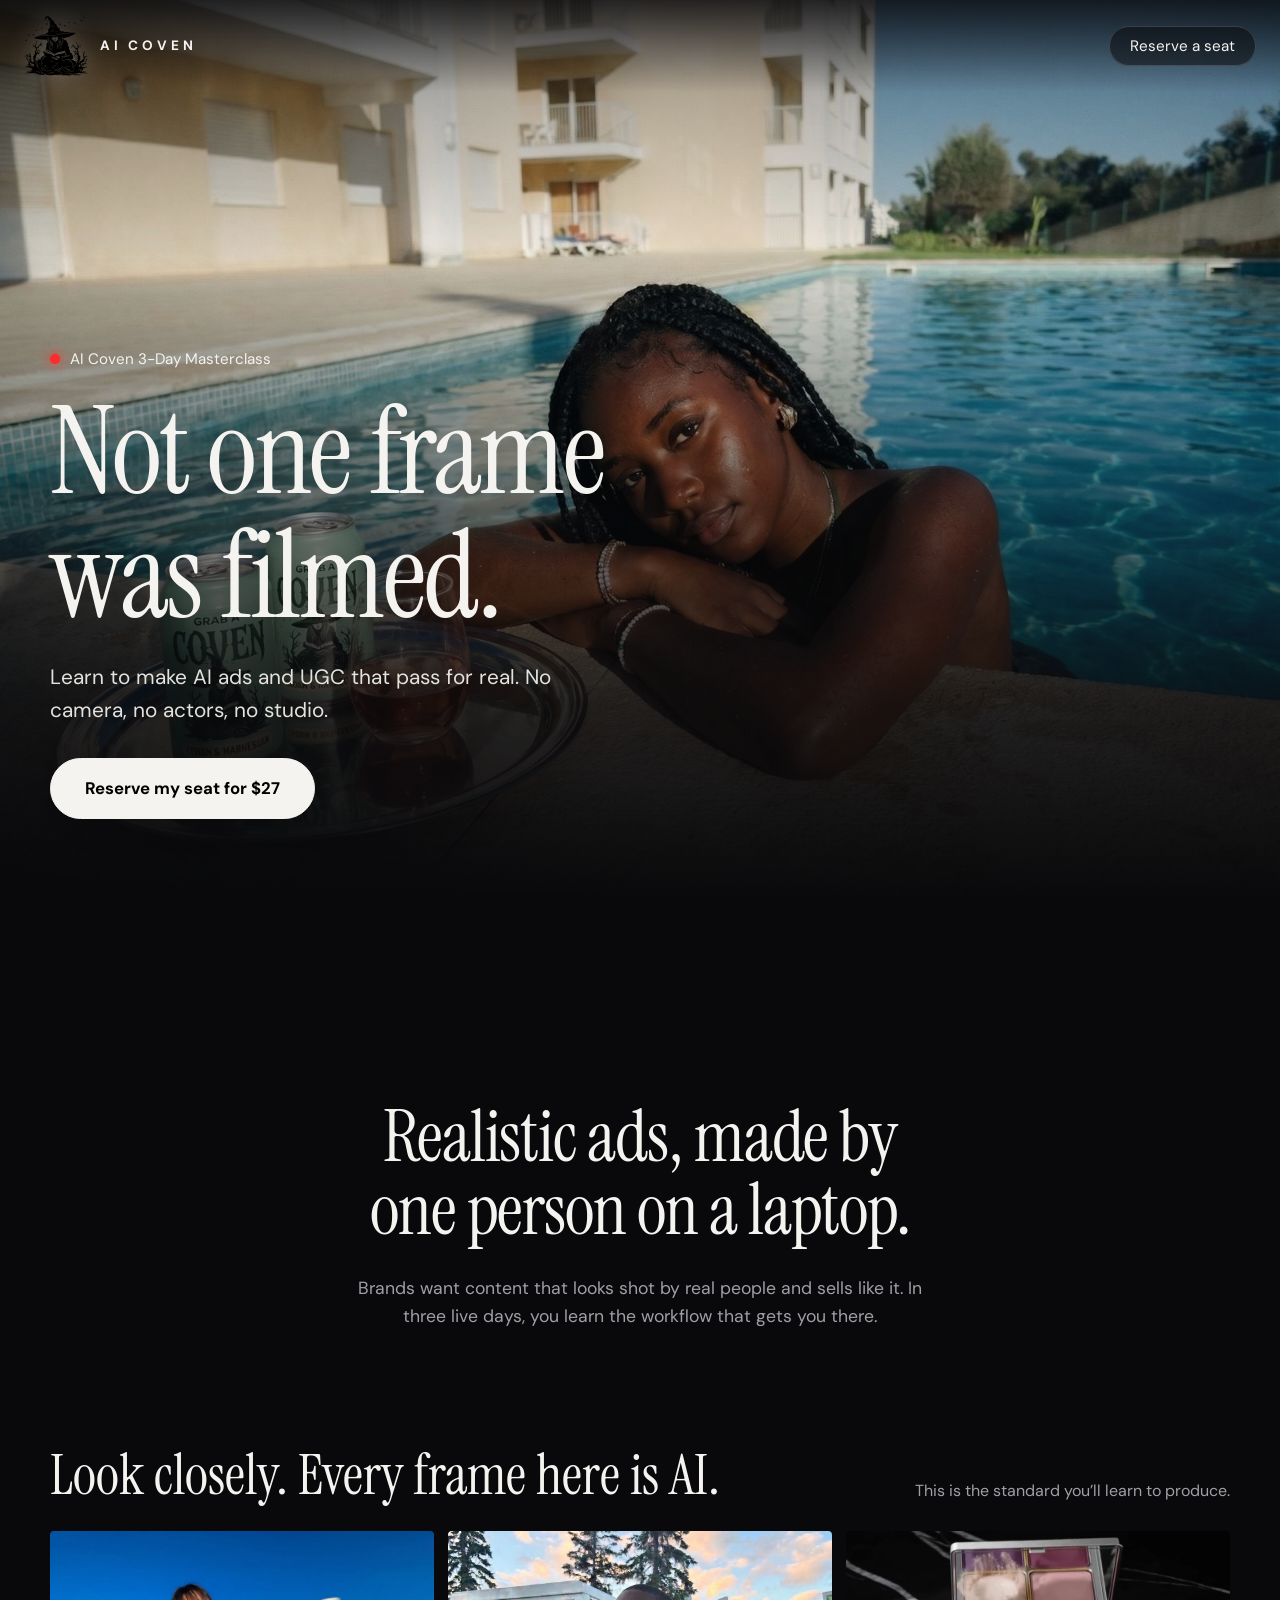
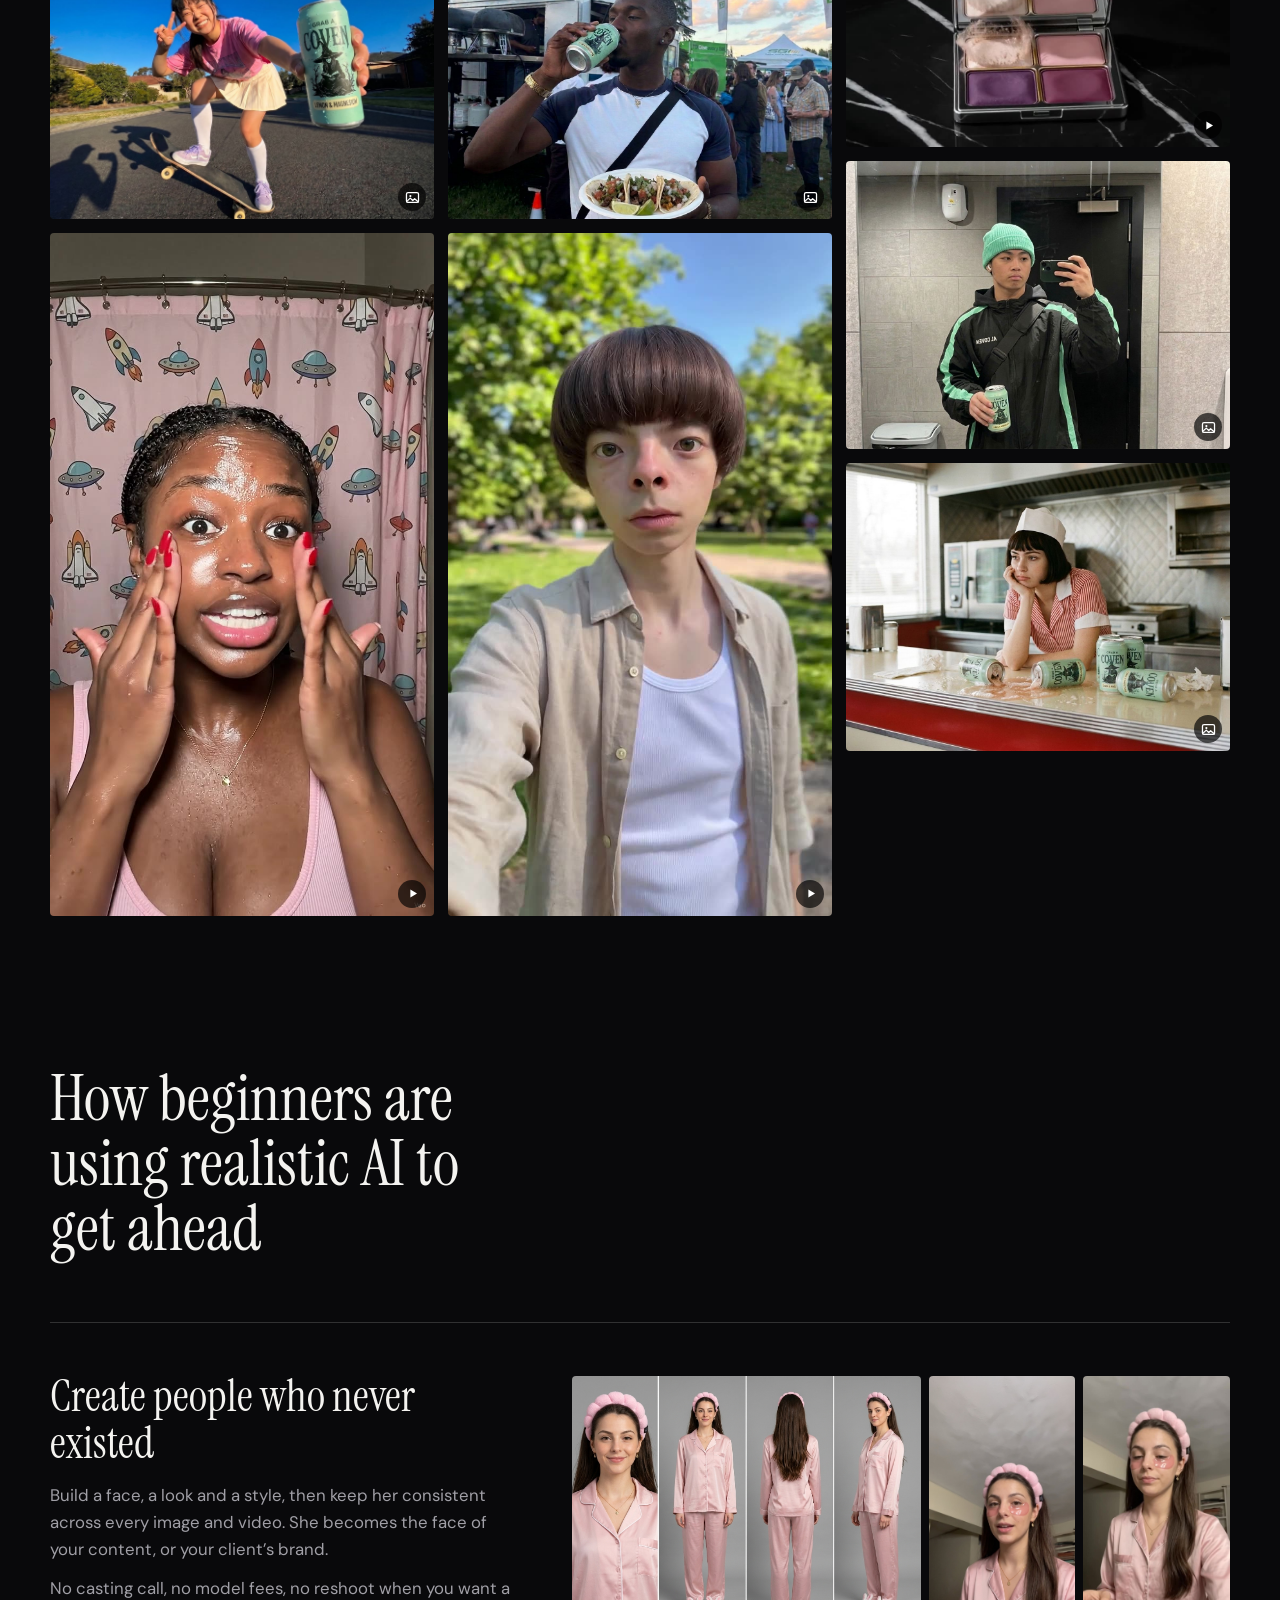
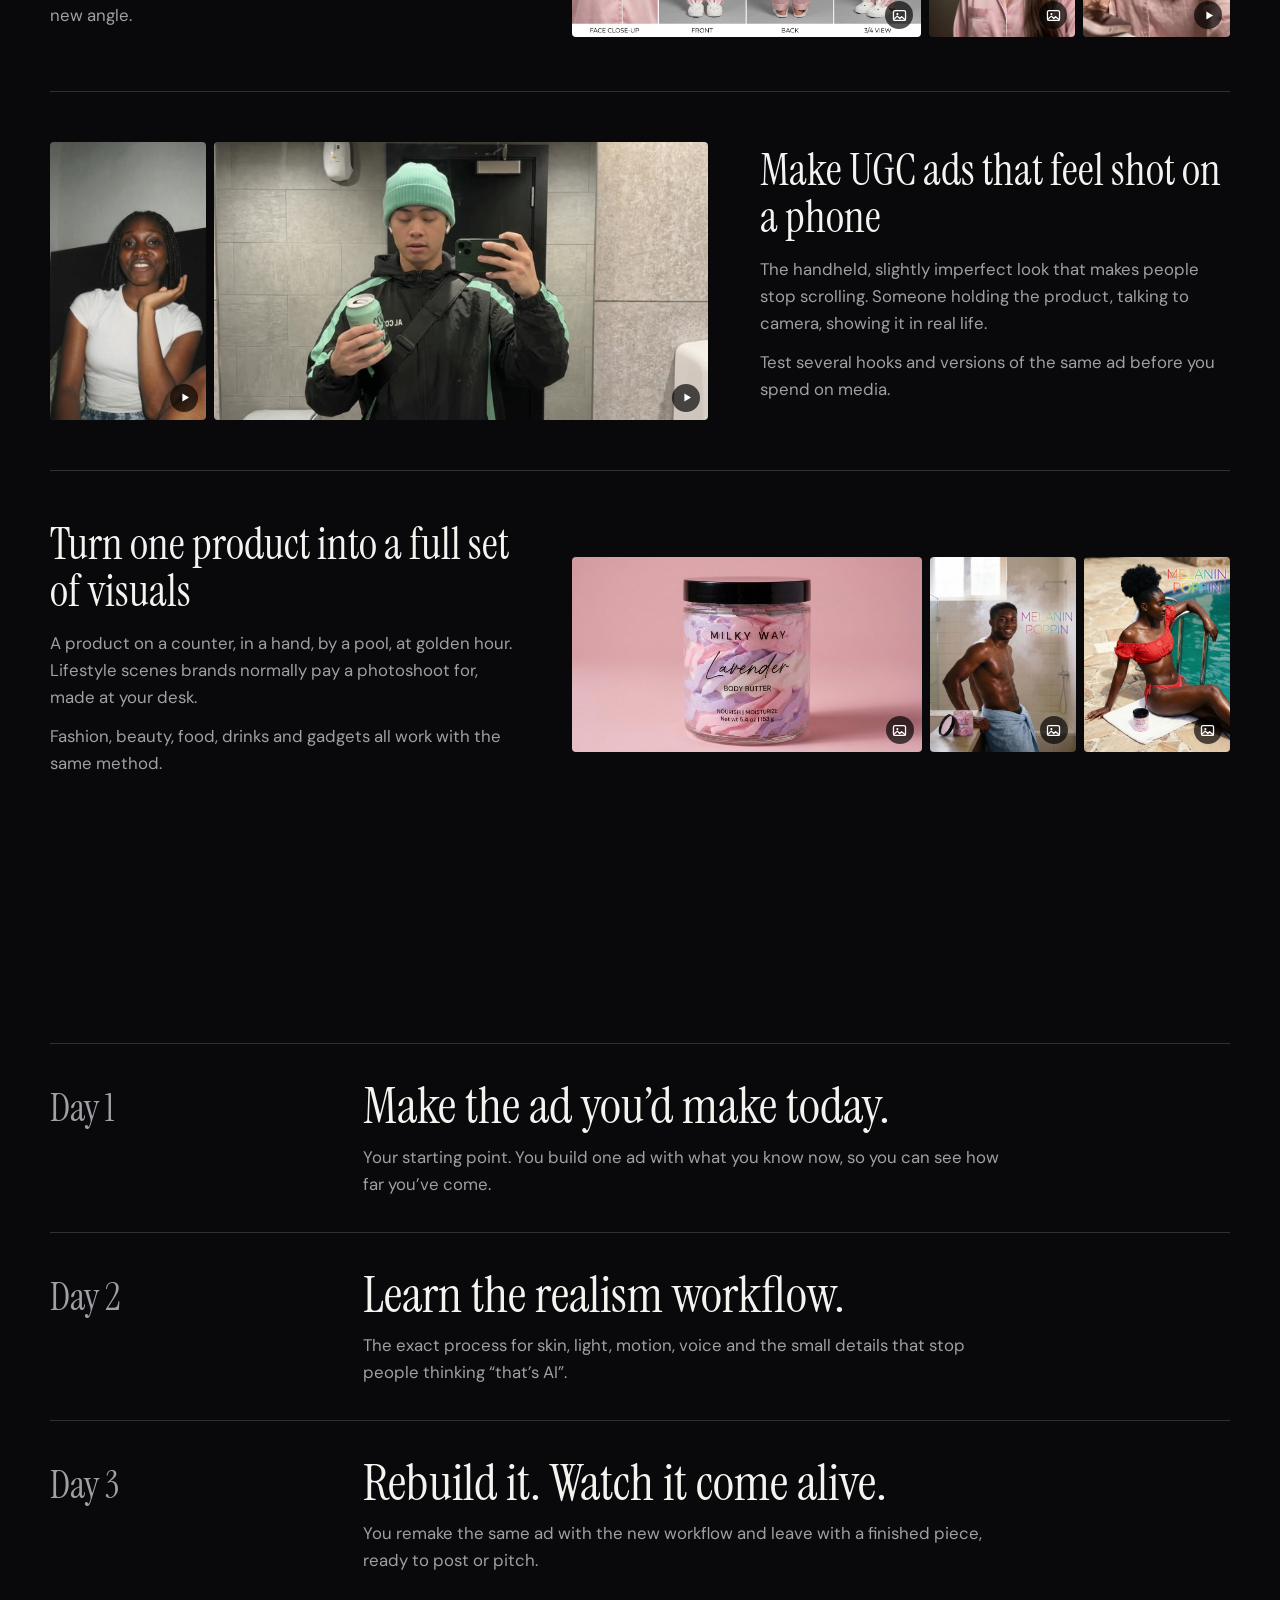
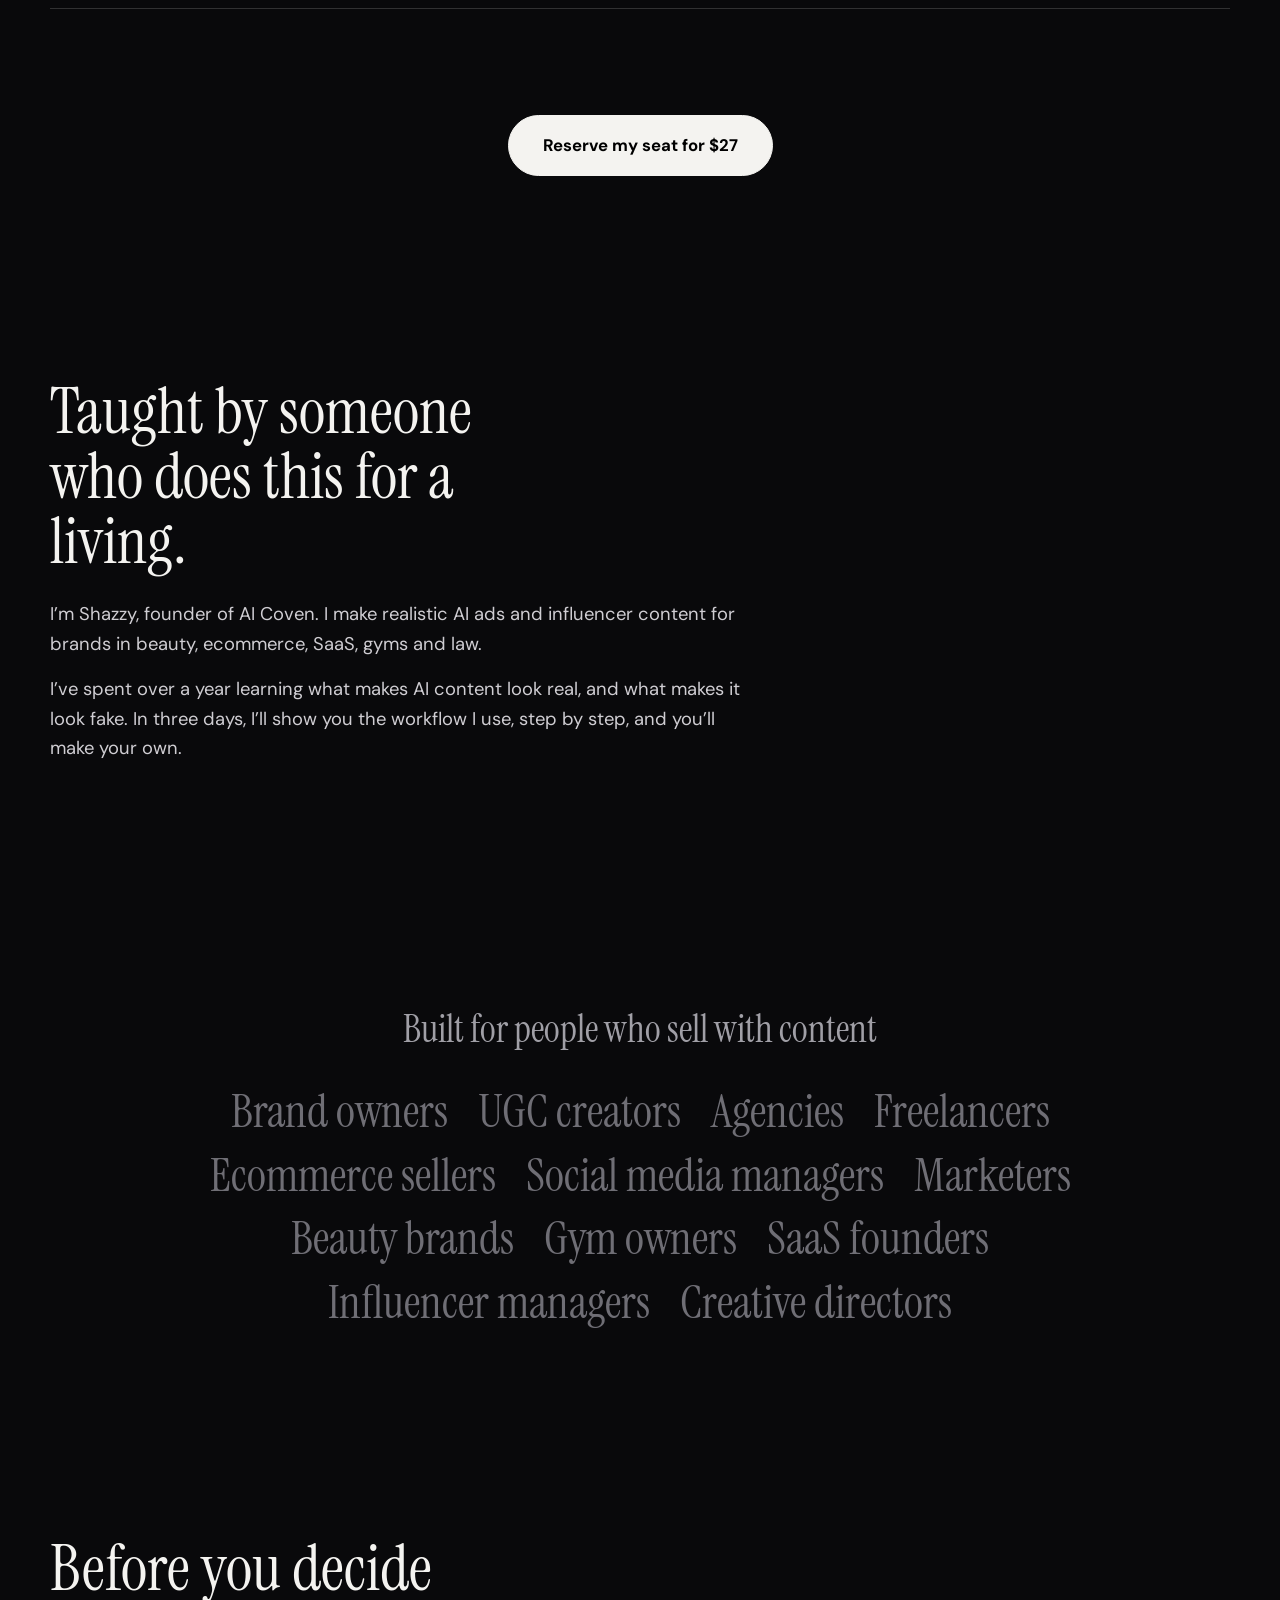
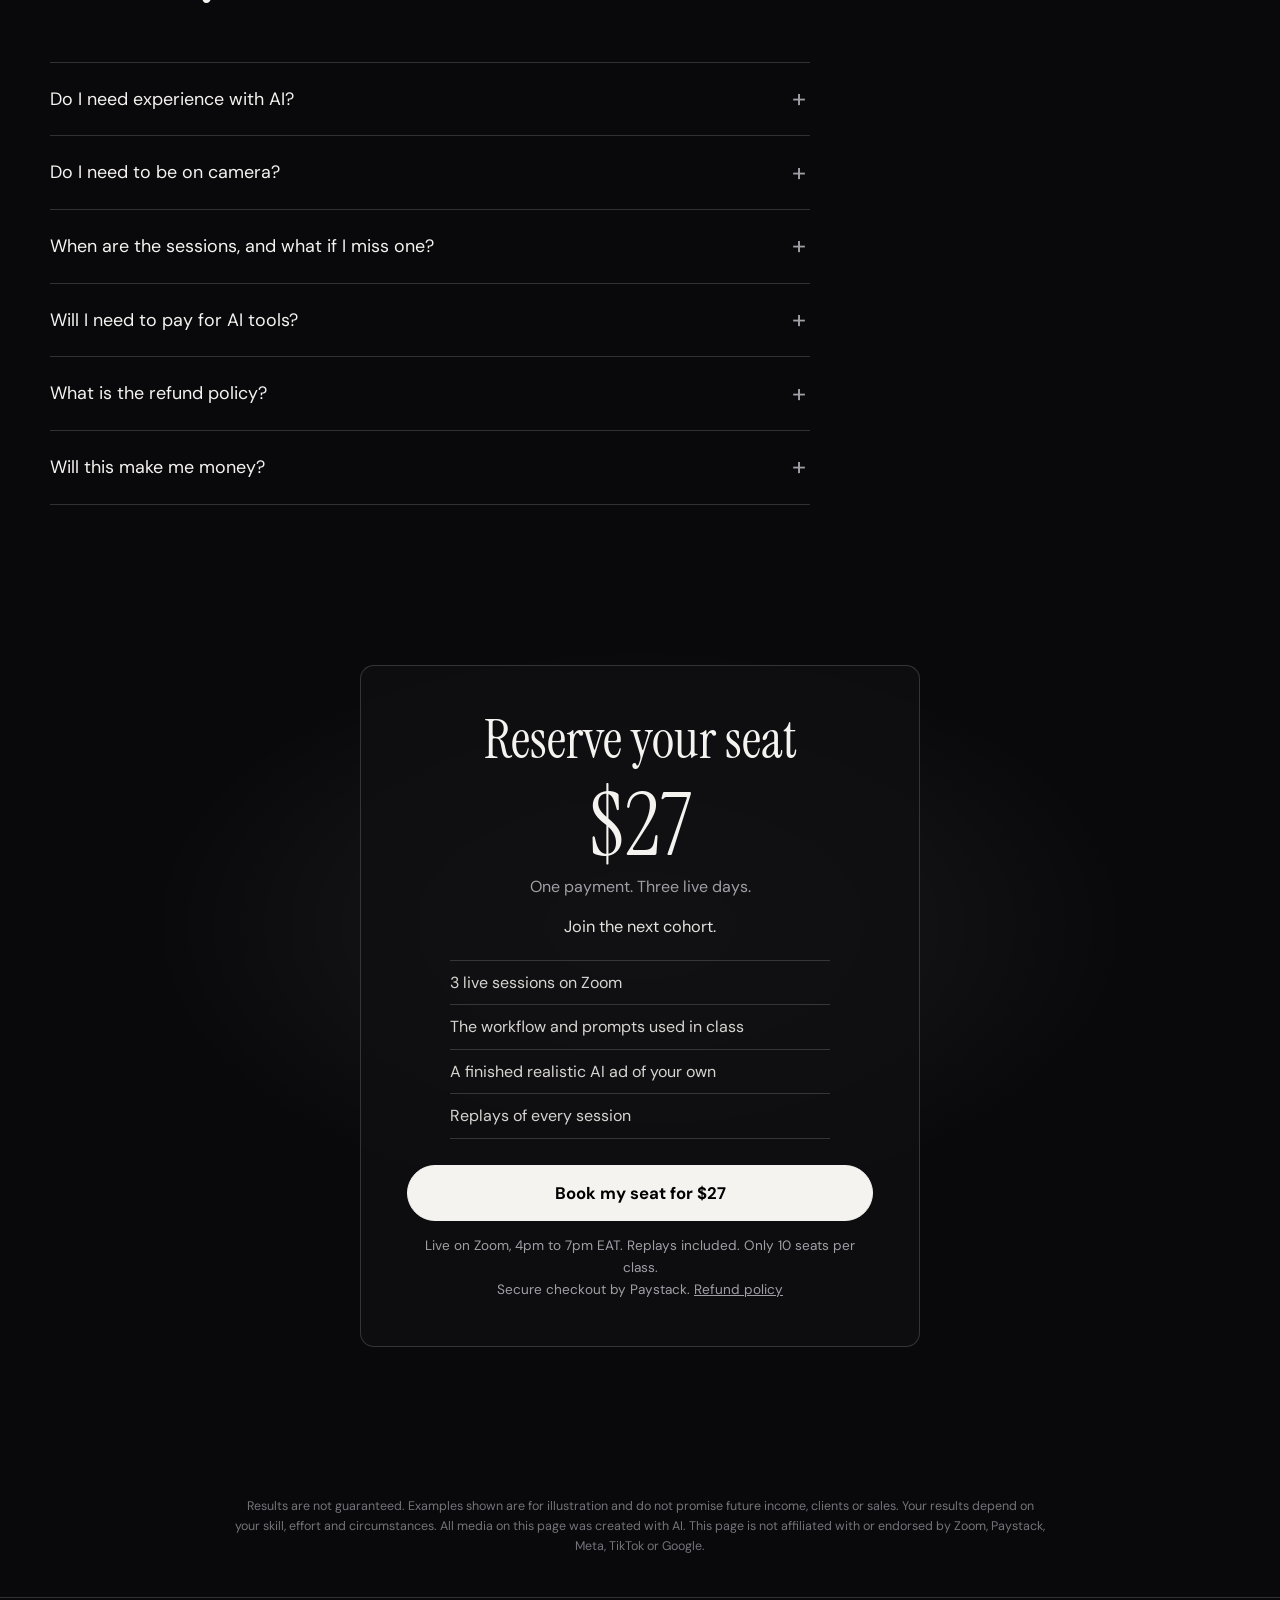
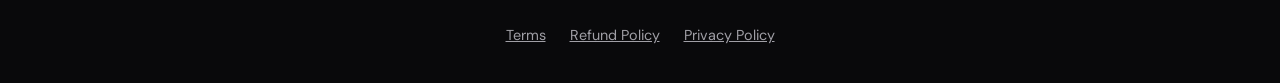
<file: index.html>
<!doctype html>
<html lang="en">
<head>
<meta charset="UTF-8" />
<meta name="viewport" content="width=device-width, initial-scale=1.0" />
<title>AI Coven Masterclass | Make Your First Realistic AI Ad in 3 Days</title>
<meta name="description" content="A 3-day live masterclass on making AI ads that look real. No camera, no actors, no studio." />
<link rel="shortcut icon" href="./assets/logo/logo.png" type="image/png" />
<link rel="preconnect" href="https://fonts.googleapis.com" /><link rel="preconnect" href="https://fonts.gstatic.com" crossorigin />
<link rel="stylesheet" href="https://fonts.googleapis.com/css2?family=Instrument+Serif:ital@0;1&family=DM+Sans:wght@400;500;700&display=swap" />
<style>
:root{--bg:#09090b;--ink:#f4f3f0;--mute:#a09fa6;--line:rgba(255,255,255,.16);--serif:"Instrument Serif",Georgia,"Times New Roman",serif;--sans:"DM Sans",system-ui,-apple-system,"Segoe UI",sans-serif}
*{box-sizing:border-box}html{scroll-behavior:smooth}
body{margin:0;background:var(--bg);color:var(--ink);font-family:var(--sans);line-height:1.6;-webkit-font-smoothing:antialiased}
img,video{display:block;width:100%;height:100%;object-fit:cover}
a{color:inherit}
.wrap{width:min(1180px,100% - 48px);margin-inline:auto}
/* header */
header{position:fixed;inset:0 0 auto;z-index:20;display:flex;align-items:center;justify-content:space-between;padding:14px 24px;background:linear-gradient(#09090bcc,transparent)}
.brand{display:flex;align-items:center;gap:12px;text-decoration:none;font-weight:700;letter-spacing:.28em;font-size:.85rem}
.brand img{width:64px;height:64px;object-fit:contain;filter:drop-shadow(0 0 14px rgba(255,255,255,.35))}
.nav a{font-size:.95rem;text-decoration:none;border:1px solid var(--line);border-radius:99px;padding:9px 20px;background:#09090b88;backdrop-filter:blur(8px)}
.nav a:hover,.nav a:focus-visible{background:var(--ink);color:#000;outline:none}
/* hero */
.hero{position:relative;min-height:100svh;display:flex;align-items:flex-end;overflow:hidden}
.hero-bg{position:absolute;inset:0}
.hero-bg img{animation:drift 14s ease-out both}
@keyframes drift{from{transform:scale(1.12)}to{transform:scale(1)}}
.hero::after{content:"";position:absolute;inset:0;background:linear-gradient(180deg,#09090b66 0%,transparent 30%,#09090bd9 78%,var(--bg) 100%)}
.hero .wrap{position:relative;z-index:2;padding-bottom:9vh}
.rec{display:inline-flex;align-items:center;gap:10px;font-size:.95rem;color:var(--ink);margin-bottom:18px}
.rec i{width:10px;height:10px;border-radius:50%;background:#ff2a2a;box-shadow:0 0 12px #ff2a2a}
h1,h2{font-family:var(--serif);font-weight:400;margin:0;line-height:1.02}
h1{font-size:clamp(3.1rem,9.5vw,8.6rem);letter-spacing:-.02em;max-width:11ch}
.hero p{max-width:34rem;font-size:clamp(1.05rem,2vw,1.3rem);color:#e3e2de;margin:22px 0 32px}
.btn{display:inline-block;background:var(--ink);color:#000;text-decoration:none;font-weight:700;font-size:1.05rem;padding:16px 34px;border-radius:99px;border:1px solid var(--ink);cursor:pointer;font-family:inherit;transition:background .3s,color .3s}
.btn:hover,.btn:focus-visible{background:transparent;color:var(--ink);outline:none}
/* statement */
.statement{padding:clamp(90px,16vw,200px) 0 clamp(60px,9vw,120px);text-align:center}
.statement h2{font-size:clamp(2.2rem,5.6vw,5rem);max-width:17ch;margin:0 auto;letter-spacing:-.015em}
.statement p{max-width:36rem;margin:28px auto 0;color:var(--mute);font-size:1.1rem}
/* proof wall */
.proof-head{display:flex;justify-content:space-between;align-items:end;gap:24px;flex-wrap:wrap;margin-bottom:28px}
.proof-head h2{font-size:clamp(2rem,4.4vw,3.8rem)}
.proof-head span{color:var(--mute);max-width:22rem}
.wall{columns:3;column-gap:14px}
.wall figure{margin:0 0 14px;break-inside:avoid;overflow:hidden;border-radius:4px;background:#17171b}
.wall .l{aspect-ratio:4/3}.wall .p{aspect-ratio:9/16}.wall .w{aspect-ratio:16/9}
.wall img,.wall video{transition:transform .9s ease}
.wall figure:hover img,.wall figure:hover video{transform:scale(1.04)}
/* days */
.days{padding:clamp(80px,12vw,160px) 0 clamp(40px,6vw,80px)}
.day{display:grid;grid-template-columns:minmax(120px,1fr) 3fr;gap:24px;padding:34px 0;border-top:1px solid var(--line)}
.day:last-child{border-bottom:1px solid var(--line)}
.day b{font-family:var(--serif);font-weight:400;font-size:clamp(1.6rem,3vw,2.4rem);color:var(--mute)}
.day h3{font-family:var(--serif);font-weight:400;font-size:clamp(1.8rem,4vw,3.2rem);line-height:1.08;margin:0 0 10px}
.day p{margin:0;color:var(--mute);max-width:40rem;font-size:1.05rem}
/* who */
.who{padding:clamp(60px,10vw,130px) 0;text-align:center}
.who h2{font-size:clamp(1.6rem,3vw,2.4rem);color:var(--mute);margin-bottom:34px}
.who ul{list-style:none;margin:0 auto;padding:0;max-width:1000px;display:flex;flex-wrap:wrap;justify-content:center;gap:6px 30px}
.who li{font-family:var(--serif);font-size:clamp(1.7rem,3.6vw,3rem);line-height:1.25;color:#6f6e75;transition:color .3s}
.who li:hover{color:var(--ink)}
/* buy */
.buy{padding:clamp(60px,10vw,120px) 0 clamp(80px,12vw,150px);position:relative}
.buy::before{content:"";position:absolute;inset:0;background:radial-gradient(ellipse 700px 400px at 50% 40%,rgba(255,255,255,.08),transparent 70%);pointer-events:none}
.card{position:relative;max-width:560px;margin:0 auto;border:1px solid var(--line);border-radius:14px;padding:clamp(26px,5vw,46px);background:#0f0f12cc;text-align:center}
.card h2{font-size:clamp(2.2rem,5vw,3.4rem)}
.price{font-family:var(--serif);font-size:clamp(3.6rem,10vw,5.4rem);line-height:1;margin:16px 0 4px}
.card ul{list-style:none;padding:0;margin:20px auto 26px;text-align:left;max-width:380px;color:#d6d5d1}
.card li{padding:9px 0;border-top:1px solid var(--line)}
.card li:last-child{border-bottom:1px solid var(--line)}
.agree{display:flex;gap:12px;align-items:flex-start;text-align:left;margin:22px 0 18px;font-size:.93rem;color:#cfcdd2;cursor:pointer}
.agree input{width:22px;height:22px;flex:none;margin-top:2px;accent-color:#fff;cursor:pointer}
.agree a{text-underline-offset:3px}
.card .btn{width:100%}
.card .btn[aria-disabled="true"]{opacity:.35;cursor:not-allowed;pointer-events:none}
.hint{min-height:1.4em;margin:10px 0 0;font-size:.88rem;color:var(--mute)}
.next{margin:16px 0 0;color:#e3e2de;font-size:1.02rem;line-height:1.5}
.fine{margin:14px 0 0;font-size:.85rem;color:var(--mute)}
footer{border-top:1px solid var(--line);text-align:center;padding:26px 24px 36px;color:var(--mute);font-size:.9rem}
footer a{margin:0 12px}
:focus-visible{outline:2px solid #fff;outline-offset:3px}

/* uses */
.uses{padding:clamp(80px,12vw,150px) 0 clamp(20px,4vw,60px)}
.uses>h2,.reviews h2,.about h2,.faq h2{font-size:clamp(2.2rem,5vw,4.2rem);max-width:16ch;margin-bottom:clamp(30px,5vw,60px)}
.use{display:grid;grid-template-columns:minmax(0,5fr) minmax(0,7fr);gap:clamp(24px,4vw,60px);align-items:center;padding:clamp(28px,4vw,50px) 0;border-top:1px solid var(--line)}
.use:nth-of-type(even){grid-template-columns:minmax(0,7fr) minmax(0,5fr)}.use:nth-of-type(even) .txt{order:2}
.use h3{font-family:var(--serif);font-weight:400;font-size:clamp(1.8rem,3.4vw,2.8rem);line-height:1.1;margin:0 0 14px}
.use p{margin:0 0 12px;color:var(--mute);font-size:1.05rem;max-width:30rem}
.strip{display:grid;grid-template-columns:repeat(3,1fr);gap:8px}
.strip div{aspect-ratio:4/5;overflow:hidden;border-radius:4px;background:#17171b}
.strip.j{display:flex;min-width:0;width:100%}
.strip.j>div{flex:var(--ar) 1 0;min-width:0;aspect-ratio:var(--ar)}
.strip.j img,.strip.j video{display:block;width:100%;height:100%;object-fit:cover}
.hero-bg video{position:absolute;inset:0;width:100%;height:100%;object-fit:cover;opacity:0;transition:opacity .9s ease}
.hero-bg video.on{opacity:1}
[data-k]{position:relative}
[data-k]::after{content:"";position:absolute;right:8px;bottom:8px;width:28px;height:28px;border-radius:50%;background:#000a center/17px no-repeat;pointer-events:none;z-index:2}
[data-k=v]::after{background-image:url("data:image/svg+xml,%3Csvg xmlns='http://www.w3.org/2000/svg' viewBox='0 0 24 24'%3E%3Cpath fill='%23fff' d='M9 6.2v11.6l9.4-5.8z'/%3E%3C/svg%3E")}
[data-k=i]::after{background-image:url("data:image/svg+xml,%3Csvg xmlns='http://www.w3.org/2000/svg' viewBox='0 0 24 24' fill='none' stroke='%23fff' stroke-width='1.8' stroke-linejoin='round' stroke-linecap='round'%3E%3Crect x='3.5' y='5' width='17' height='14' rx='2.2'/%3E%3Ccircle cx='9' cy='10' r='1.5' fill='%23fff' stroke='none'/%3E%3Cpath d='M4 17.5l4.8-4.6 3.6 3.4 2.6-2.5 5 4.2'/%3E%3C/svg%3E")}
@media (max-width:560px){[data-k]::after{width:24px;height:24px;right:6px;bottom:6px;background-size:15px}}
.strip img{transition:transform .9s ease}.strip div:hover img{transform:scale(1.05)}
.mid{text-align:center;padding:30px 0 clamp(50px,8vw,100px)}
/* reviews */
.reviews{padding:clamp(60px,9vw,120px) 0}
.wins{display:grid;gap:14px;max-width:760px}
.win{display:grid;grid-template-columns:1fr 104px;gap:18px;padding:20px;border-radius:14px;background:#26262a;border:1px solid #34343a}
.who-line{display:flex;align-items:center;gap:12px;margin-bottom:10px}
.av{width:42px;height:42px;border-radius:50%;background:#3a3a42;display:grid;place-items:center;font-weight:700;color:#cfcdd2;flex:none}
.who-line b{display:block;font-size:.95rem;line-height:1.2}.who-line small{color:#e0a43a;font-size:.8rem}
.win h3{font-size:1.15rem;margin:0 0 6px;line-height:1.3}
.win p{margin:0;color:#b9b8bf;font-size:.95rem;line-height:1.5}
.win .th{width:104px;aspect-ratio:1;border-radius:10px;overflow:hidden;align-self:center;position:relative;background:#17171b}
.win .th::after{content:"";position:absolute;inset:0;margin:auto;width:30px;height:30px;border-radius:50%;background:#000a url("data:image/svg+xml,%3Csvg xmlns='http://www.w3.org/2000/svg' viewBox='0 0 24 24'%3E%3Cpath fill='%23fff' d='M9 7l9 5-9 5z'/%3E%3C/svg%3E") center/22px no-repeat}
/* about + faq */
.about{padding:clamp(50px,8vw,110px) 0}
.about .wrap>div{max-width:44rem}
.about p{color:#cfcdd2;font-size:1.15rem;margin:0 0 16px}
.about h2{margin-bottom:26px}
.faq{padding:clamp(40px,6vw,80px) 0 clamp(20px,4vw,40px)}
.faq .list{max-width:760px}
details{border-top:1px solid var(--line);padding:4px 0}details:last-child{border-bottom:1px solid var(--line)}
summary{cursor:pointer;list-style:none;padding:18px 36px 18px 0;font-size:1.12rem;position:relative}
summary::-webkit-details-marker{display:none}
summary::after{content:"+";position:absolute;right:4px;top:50%;transform:translateY(-50%);font-size:1.6rem;color:var(--mute);transition:transform .25s}
details[open] summary::after{transform:translateY(-50%) rotate(45deg)}
details p{margin:0 0 18px;color:var(--mute);max-width:40rem}
.disc{max-width:860px;margin:0 auto;padding:0 24px 40px;text-align:center;color:#74737a;font-size:.78rem;line-height:1.6}
@media (max-width:860px){.strip.j{flex-wrap:wrap;justify-content:center}.strip.j>div{flex:0 0 calc(50% - 4px)}.strip.j>div.w{flex-basis:100%}.use,.use:nth-of-type(even){grid-template-columns:1fr}.use:nth-of-type(even) .txt{order:0}}
@media (max-width:560px){.win{grid-template-columns:1fr 78px;padding:15px;gap:12px}.win .th{width:78px}.win .th::after{width:24px;height:24px;background-size:18px}}
@media (max-width:860px){.wall{columns:2}}
@media (max-width:560px){
 header{padding:8px 14px}.brand img{width:50px;height:50px}.brand span{font-size:.72rem}.nav a{padding:8px 14px;font-size:.85rem}
 .wrap{width:calc(100% - 32px)}.day{grid-template-columns:1fr;gap:6px;padding:26px 0}.wall{column-gap:10px}.wall figure{margin-bottom:10px}
 .hero .wrap{padding-bottom:7vh}.who ul{gap:2px 18px}
}
@media (prefers-reduced-motion:reduce){.hero-bg img{animation:none}*{transition:none!important;scroll-behavior:auto!important}}
/* booking form */
[hidden]{display:none!important}
body.lock{overflow:hidden}
.ov{position:fixed;inset:0;z-index:50;background:rgba(0,0,0,.78);display:none;align-items:flex-start;justify-content:center;overflow:auto;padding:20px 14px}
.ov.on{display:flex}
.bx{position:relative;width:100%;max-width:480px;margin:auto;background:#0f0f12;border:1px solid #2a2a30;border-radius:14px;padding:30px 26px}
.bx h3{font-family:var(--serif);font-weight:400;font-size:2rem;line-height:1.1;margin:0 0 6px}
.bx .sub{color:var(--mute);margin:0 0 18px;font-size:.95rem}
.x{position:absolute;top:10px;right:12px;background:none;border:0;color:var(--mute);font-size:1.8rem;line-height:1;cursor:pointer;padding:6px 10px}
.bx label.f{display:block;margin:0 0 14px;font-size:.85rem;color:var(--mute)}
.bx input[type=text],.bx input[type=email],.bx input[type=tel],.bx input[type=number]{display:block;width:100%;margin-top:6px;padding:12px 14px;font:inherit;font-size:16px;color:var(--ink);background:#17171b;border:1px solid var(--line);border-radius:10px}
.bx input:focus{outline:2px solid #6d5bff;outline-offset:1px}
.bx .two{display:grid;grid-template-columns:1fr 1fr;gap:12px}
.bx .ag{display:flex;gap:10px;align-items:flex-start;margin:4px 0 16px;font-size:.88rem;color:#d6d5d1;line-height:1.5}
.bx .ag input{margin-top:4px;width:18px;height:18px;flex:none}
.bx .btn{width:100%;text-align:center}
.bx .btn[disabled]{opacity:.55;cursor:wait}
.hp{position:absolute!important;left:-9999px;width:1px;height:1px;overflow:hidden}
.msg{margin:14px 0 0;font-size:.95rem;line-height:1.5;min-height:1.4em}
.msg.err{color:#ff9b9b}.msg.ok{color:#d6d5df}
.alt{margin-top:10px;background:transparent;color:var(--ink)}
</style>
</head>
<body>

<header>
  <a class="brand" href="#top" aria-label="AI Coven home"><img src="./assets/logo/logo.png" alt="AI Coven logo" /><span>AI COVEN</span></a>
  <nav class="nav"><a href="#buy">Reserve a seat</a></nav>
</header>

<main id="top">

  <!-- HERO. Swap assets/media/still-1.jpg for any 4:3 or wider image -->
  <section class="hero">
    <div class="hero-bg"><img src="./assets/media/still-1.jpg" alt="" /><video id="hv" muted loop playsinline preload="auto" aria-hidden="true" src="./assets/media/still-4-hero.mp4"></video></div>
    <div class="wrap">
      <div class="rec"><i></i>AI Coven 3-Day Masterclass</div>
      <h1>Not one frame was filmed.</h1>
      <p>Learn to make AI ads and UGC that pass for real. No camera, no actors, no studio.</p>
      <a class="btn" href="#buy">Reserve my seat for $27</a>
    </div>
  </section>

  <section class="statement">
    <div class="wrap">
      <h2>Realistic ads, made by one person on a laptop.</h2>
      <p>Brands want content that looks shot by real people and sells like it. In three live days, you learn the workflow that gets you there.</p>
    </div>
  </section>

  <!-- PROOF WALL. Replace files in assets/media/ keeping the same names (see README.txt) -->
  <section class="wrap" aria-labelledby="proof">
    <div class="proof-head">
      <h2 id="proof">Look closely. Every frame here is AI.</h2>
      <span>This is the standard you’ll learn to produce.</span>
    </div>
    <div class="wall">
      <figure data-k="i" class="l"><img src="./assets/media/still-2.jpg" alt="Realistic AI-generated photo" loading="lazy" /></figure>
      <figure data-k="v" class="p"><video data-reel muted loop playsinline preload="none" poster="./assets/media/ugc-1.jpg" src="./assets/media/ugc-1.mp4"></video></figure>
      <figure data-k="i" class="l"><img src="./assets/media/still-3.jpg" alt="Realistic AI-generated photo" loading="lazy" /></figure>
      <figure data-k="v" class="p"><video data-reel muted loop playsinline preload="none" poster="./assets/media/commercial-1.jpg" src="./assets/media/commercial-1.mp4"></video></figure>
      <figure data-k="v" class="w"><video data-reel muted loop playsinline preload="none" poster="./assets/media/ugc-2.jpg" src="./assets/media/ugc-2.mp4"></video></figure>
      <figure data-k="i" class="l"><img src="./assets/media/still-4.jpg" alt="Realistic AI-generated photo" loading="lazy" /></figure>
      <figure data-k="i" class="l"><img src="./assets/media/still-5.jpg" alt="Realistic AI-generated photo" loading="lazy" /></figure>
    </div>
  </section>


  <!-- HOW BEGINNERS USE IT. Pictures and videos for each row are in assets/media -->
  <section class="uses wrap">
    <h2>How beginners are using realistic AI to get ahead</h2>
    <div class="use"><div class="txt"><h3>Create people who never existed</h3><p>Build a face, a look and a style, then keep her consistent across every image and video. She becomes the face of your content, or your client’s brand.</p><p>No casting call, no model fees, no reshoot when you want a new angle.</p></div><div class="strip j"><div data-k="i" class="w" style="--ar:1.339"><img src="./assets/media/people-1.jpg" alt="Realistic AI-generated image" loading="lazy" /></div><div data-k="i" style="--ar:0.558"><img src="./assets/media/people-2.jpg" alt="Realistic AI-generated image" loading="lazy" /></div><div data-k="v" style="--ar:0.5625"><video data-reel muted loop playsinline preload="none" poster="./assets/media/people-3.jpg" src="./assets/media/people-3.mp4"></video></div></div></div>
    <div class="use"><div class="txt"><h3>Make UGC ads that feel shot on a phone</h3><p>The handheld, slightly imperfect look that makes people stop scrolling. Someone holding the product, talking to camera, showing it in real life.</p><p>Test several hooks and versions of the same ad before you spend on media.</p></div><div class="strip j"><div data-k="v" style="--ar:0.5625"><video data-reel muted loop playsinline preload="none" poster="./assets/media/phone-1.jpg" src="./assets/media/phone-1.mp4"></video></div><div data-k="v" class="w" style="--ar:1.7778"><video data-reel muted loop playsinline preload="none" poster="./assets/media/still-4v.jpg" src="./assets/media/still-4.mp4"></video></div></div></div>
    <div class="use"><div class="txt"><h3>Turn one product into a full set of visuals</h3><p>A product on a counter, in a hand, by a pool, at golden hour. Lifestyle scenes brands normally pay a photoshoot for, made at your desk.</p><p>Fashion, beauty, food, drinks and gadgets all work with the same method.</p></div><div class="strip j"><div data-k="i" class="w" style="--ar:1.792"><img src="./assets/media/product-1.jpg" alt="Realistic AI-generated image" loading="lazy" /></div><div data-k="i" style="--ar:0.7467"><img src="./assets/media/product-2.jpg" alt="Realistic AI-generated image" loading="lazy" /></div><div data-k="i" style="--ar:0.7467"><img src="./assets/media/product-3.jpg" alt="Realistic AI-generated image" loading="lazy" /></div></div></div>
    <!-- HIDDEN FOR NOW: to show this row again, delete this comment start and the comment end below.
    <div class="use"><div class="txt"><h3>Offer realistic content to brands</h3><p>Brands in beauty, ecommerce, SaaS and fitness need fresh creative every week, and most do not have the time or budget to shoot it.</p><p>Learn to make ads that pass for real, so you can use them for your own business or offer them to others.</p></div><div class="strip"><div><img src="./assets/media/use-4a.jpg" alt="Realistic AI-generated image" loading="lazy" /></div><div><img src="./assets/media/use-4b.jpg" alt="Realistic AI-generated image" loading="lazy" /></div><div><img src="./assets/media/use-4c.jpg" alt="Realistic AI-generated image" loading="lazy" /></div></div></div>
    END OF HIDDEN ROW -->
  </section>

  <section class="days wrap">
    <div class="day"><b>Day 1</b><div><h3>Make the ad you’d make today.</h3><p>Your starting point. You build one ad with what you know now, so you can see how far you’ve come.</p></div></div>
    <div class="day"><b>Day 2</b><div><h3>Learn the realism workflow.</h3><p>The exact process for skin, light, motion, voice and the small details that stop people thinking “that’s AI”.</p></div></div>
    <div class="day"><b>Day 3</b><div><h3>Rebuild it. Watch it come alive.</h3><p>You remake the same ad with the new workflow and leave with a finished piece, ready to post or pitch.</p></div></div>
  </section>

  <div class="mid"><a class="btn" href="#buy">Reserve my seat for $27</a></div>

  <!-- REVIEWS: Skool-style win posts. Replace every [bracketed] placeholder with a REAL student review (with their permission). Do not publish invented reviews. -->
  <!-- HIDDEN FOR NOW: to show the reviews again, delete this comment start and the comment end below.
  <section class="reviews wrap" id="reviews">
    <h2>What students are saying</h2>
    <div class="wins">
      <article class="win"><div><div class="who-line"><span class="av">S</span><div><b>[Student name]</b><small>Wins</small></div></div><h3>[Their win, as a short headline]</h3><p>[Paste a real line from their review here, in their own words. Two lines is plenty.]</p></div><div class="th"><img src="./assets/media/use-2a.jpg" alt="" loading="lazy" /></div></article>
      <article class="win"><div><div class="who-line"><span class="av">S</span><div><b>[Student name]</b><small>Wins</small></div></div><h3>[Their win, as a short headline]</h3><p>[Paste a real line from their review here, in their own words. Two lines is plenty.]</p></div><div class="th"><img src="./assets/media/use-3a.jpg" alt="" loading="lazy" /></div></article>
      <article class="win"><div><div class="who-line"><span class="av">S</span><div><b>[Student name]</b><small>Wins</small></div></div><h3>[Their win, as a short headline]</h3><p>[Paste a real line from their review here, in their own words. Two lines is plenty.]</p></div><div class="th"><img src="./assets/media/use-4b.jpg" alt="" loading="lazy" /></div></article>
    </div>
  </section>
  END OF HIDDEN REVIEWS -->

  <section class="about">
    <div class="wrap"><div>
      <h2>Taught by someone who does this for a living.</h2>
      <p>I’m Shazzy, founder of AI Coven. I make realistic AI ads and influencer content for brands in beauty, ecommerce, SaaS, gyms and law.</p>
      <p>I’ve spent over a year learning what makes AI content look real, and what makes it look fake. In three days, I’ll show you the workflow I use, step by step, and you’ll make your own.</p>
    </div></div>
  </section>

  <section class="who">
    <div class="wrap">
      <h2>Built for people who sell with content</h2>
      <ul>
        <li>Brand owners</li><li>UGC creators</li><li>Agencies</li><li>Freelancers</li><li>Ecommerce sellers</li><li>Social media managers</li><li>Marketers</li><li>Beauty brands</li><li>Gym owners</li><li>SaaS founders</li><li>Influencer managers</li><li>Creative directors</li>
      </ul>
    </div>
  </section>

  <section class="faq wrap">
    <h2>Before you decide</h2>
    <div class="list">
      <details><summary>Do I need experience with AI?</summary><p>No. If you can use a laptop and sign up for online tools, you can follow along. You will build your first ad in class.</p></details>
      <details><summary>Do I need to be on camera?</summary><p>Yes, your camera must be on during class. If you have a real reason, email us before class and we will talk.</p></details>
      <details><summary>When are the sessions, and what if I miss one?</summary><p>The sessions run live on Zoom from 4pm to 7pm EAT (Nairobi time) over three days. Replays are included, so you can catch up on anything you miss.</p></details>
      <details><summary>Will I need to pay for AI tools?</summary><p>Some tools have free tiers and some are paid. I will show you which ones to start with so you do not waste money.</p></details>
      <details><summary>What is the refund policy?</summary><p>Ask before your class starts and you get 80% back. Once Day 1 begins, refunds are 0%. Refunds are paid within 5 business days. Full details are in the <a href="refund.html">refund policy</a>.</p></details>
      <details><summary>Will this make me money?</summary><p>The masterclass teaches you a skill. It does not guarantee clients, sales or income, because results depend on your effort, your market and your skills.</p></details>
    </div>
  </section>

  <section class="buy" id="buy">
    <div class="wrap">
      <div class="card">
        <h2>Reserve your seat</h2>
        <div class="price">$27</div>
        <div style="color:var(--mute)">One payment. Three live days.</div>
        <p class="next" id="next">Join the next cohort.</p>
        <ul>
          <li>3 live sessions on Zoom</li>
          <li>The workflow and prompts used in class</li>
          <li>A finished realistic AI ad of your own</li>
          <li>Replays of every session</li>
        </ul>

        <button class="btn" id="buy-btn" type="button">Book my seat for $27</button>
        <p class="fine">Live on Zoom, 4pm to 7pm EAT. Replays included. Only 10 seats per class.<br />Secure checkout by Paystack. <a href="refund.html">Refund policy</a></p>
      </div>
    </div>
  </section>
</main>

<p class="disc">Results are not guaranteed. Examples shown are for illustration and do not promise future income, clients or sales. Your results depend on your skill, effort and circumstances. All media on this page was created with AI. This page is not affiliated with or endorsed by Zoom, Paystack, Meta, TikTok or Google.</p>

<footer>
  <a href="terms.html">Terms</a><a href="refund.html">Refund Policy</a><a href="privacy.html">Privacy Policy</a>
</footer>

<div class="ov" id="ov" role="dialog" aria-modal="true" aria-labelledby="bt">
  <div class="bx">
    <button class="x" id="bx-x" type="button" aria-label="Close">&times;</button>
    <h3 id="bt">Reserve your seat</h3>
    <p class="sub">$27 USD. Fill in your details, then pay securely with Paystack.</p>
    <form id="bf" novalidate autocomplete="on">
      <label class="f">Full name (use the same name on Zoom)<input type="text" id="f-name" name="name" autocomplete="name" maxlength="80" required></label>
      <label class="f">Email<input type="email" id="f-email" name="email" autocomplete="email" maxlength="120" required></label>
      <label class="f">Phone, with country code<input type="tel" id="f-phone" name="phone" autocomplete="tel" placeholder="+1 555 123 4567" inputmode="tel" required></label>
      <div class="two">
        <label class="f">Country<input type="text" id="f-country" name="country" list="cl" autocomplete="country-name" maxlength="60" required></label>
        <label class="f">Age<input type="number" id="f-age" name="age" min="18" max="99" inputmode="numeric" required></label>
      </div>
      <datalist id="cl"></datalist>
      <label class="f">Your language<input type="text" id="f-lang" name="language" placeholder="e.g. English" maxlength="40" required></label>
      <div class="hp" aria-hidden="true"><label>Website<input type="text" id="f-web" name="website" tabindex="-1" autocomplete="off"></label></div>
      <label class="ag" for="f-agree"><input type="checkbox" id="f-agree"><span>I am 18 or older. I have read and agree to the <a href="terms.html" target="_blank" rel="noopener">Terms and Conditions</a>, including the recording of classes and use of my class work.</span></label>
      <button class="btn" id="f-go" type="submit">Continue to payment</button>
      <button class="btn alt" id="f-again" type="button" hidden>Pay now</button>
      <p class="msg" id="f-msg" aria-live="polite"></p>
    </form>
  </div>
</div>

<script>
(function(){
  var API='https://script.google.com/macros/s/AKfycbzcoTUmTnBxNZTM9WM2CIck37yzJBhEoJICVIh_i0nuGW19GtPLhLzelJDJbW2J_xM4_g/exec';
  var $=function(id){return document.getElementById(id)};
  var ov=$('ov'),form=$('bf'),go=$('f-go'),again=$('f-again'),msg=$('f-msg'),xb=$('bx-x'),buy=$('buy-btn');
  var busy=false,locked=false,ref='',code='',popup=null;
  try{
    var dn=new Intl.DisplayNames(['en'],{type:'region'}),skip='EU UN EZ XA XB ZZ QO AC CP DG EA IC TA XK'.split(' '),names=[];
    for(var p=65;p<91;p++)for(var q=65;q<91;q++){var c=String.fromCharCode(p,q),n=dn.of(c);if(n&&n!==c&&skip.indexOf(c)<0)names.push(n);}
    names.push('Kosovo');names.sort();
    $('cl').innerHTML=names.map(function(n){return '<option value="'+n.replace(/"/g,'&quot;')+'">'}).join('');
  }catch(e){}
  function say(t,cls){msg.textContent=t||'';msg.className='msg'+(cls?' '+cls:'')}
  function setBusy(on,t){busy=on;go.disabled=on;again.disabled=on;if(t)say(t,'ok')}
  function openForm(){go.hidden=false;again.hidden=true;setBusy(false);ov.classList.add('on');document.body.classList.add('lock');say('');setTimeout(function(){$('f-name').focus()},50)}
  function closeForm(){if(locked)return;ov.classList.remove('on');document.body.classList.remove('lock');buy.focus()}
  buy.addEventListener('click',openForm);xb.addEventListener('click',closeForm);
  ov.addEventListener('mousedown',function(e){if(e.target===ov)closeForm()});
  document.addEventListener('keydown',function(e){if(e.key==='Escape'&&ov.classList.contains('on'))closeForm()});
  function post(body,ms){
    var ctl=window.AbortController?new AbortController():null,t=setTimeout(function(){if(ctl)ctl.abort()},ms||45000);
    return fetch(API,{method:'POST',body:JSON.stringify(body),signal:ctl?ctl.signal:undefined}).then(function(r){clearTimeout(t);return r.json()});
  }
  function loadPay(cb){
    if(window.PaystackPop)return cb();
    var sc=document.createElement('script');sc.src='https://js.paystack.co/v2/inline.js';
    sc.onload=cb;sc.onerror=function(){setBusy(false);say('Could not load the payment window. Please check your internet and try again.','err');again.hidden=false};
    document.head.appendChild(sc);
  }
  function openPay(){
    if(!code){say('Please fill in the form and press Continue to payment first.','err');return}
    again.hidden=true;say('Opening secure payment…','ok');
    loadPay(function(){
      try{
        popup=popup||new window.PaystackPop();
        setBusy(false);
        popup.resumeTransaction(code,{
          onSuccess:function(){confirmPay(0)},
          onCancel:function(){say('Payment not completed. Your seat is held for 20 minutes.','err');again.hidden=false;go.hidden=true},
          onError:function(er){say((er&&er.message?er.message:'Payment problem')+'. Your seat is held for 20 minutes.','err');again.hidden=false;go.hidden=true}
        });
      }catch(er){setBusy(false);say('Could not open the payment window. Please try again.','err');again.hidden=false;go.hidden=true}
    });
  }
  function confirmPay(n){
    locked=true;setBusy(true,'Confirming your payment. Please do not close this page…');again.hidden=true;go.hidden=true;
    post({action:'confirm',reference:ref},40000).then(function(r){
      if(r&&r.ok){location.href='thank-you.html';return}
      if(r&&r.pending&&n<8){setTimeout(function(){confirmPay(n+1)},3000);return}
      locked=false;setBusy(false);
      if(r&&r.pending){say('We are still confirming your payment. It is safe. Your confirmation email will arrive within a few minutes. If it does not, email aicoven.support@gmail.com with your code '+ref+'.','err')}
      else say(((r&&r.error)||'Something went wrong.')+' Your code: '+ref,'err');
    }).catch(function(){
      if(n<8){setTimeout(function(){confirmPay(n+1)},3000);return}
      locked=false;setBusy(false);say('We could not confirm your payment yet. It is safe. Please email aicoven.support@gmail.com with your code '+ref+'.','err');
    });
  }
  form.addEventListener('submit',function(e){
    e.preventDefault();if(busy)return;
    var d={name:$('f-name').value.trim(),email:$('f-email').value.trim(),phone:$('f-phone').value.trim(),country:$('f-country').value.trim(),age:parseInt($('f-age').value,10),language:$('f-lang').value.trim()};
    if(d.name.length<2)return say('Please enter your full name.','err');
    if(!/^[^\s@]+@[^\s@]+\.[^\s@]{2,}$/.test(d.email))return say('Please enter a valid email.','err');
    if(!/^\+?[0-9][0-9 ()\-]{6,19}$/.test(d.phone))return say('Please enter a valid phone number with country code.','err');
    if(!d.country)return say('Please choose your country.','err');
    if(!(d.age>=18&&d.age<=99))return say('You must be 18 or older to join.','err');
    if(!d.language)return say('Please enter your language.','err');
    if(!$('f-agree').checked)return say('Please agree to the Terms and Conditions to continue.','err');
    d.action='hold';d.agreed=true;d.website=$('f-web').value;
    setBusy(true,'Reserving your seat…');
    post(d).then(function(r){
      if(!r||!r.ok){setBusy(false);say((r&&r.error)||'Something went wrong. Please try again.','err');return}
      ref=r.reference;code=r.accessCode;openPay();
    }).catch(function(){setBusy(false);say('The connection was slow. Please check your internet and try again. If you were charged, email aicoven.support@gmail.com.','err')});
  });
  again.addEventListener('click',function(){if(!busy)openPay()});
  var nx=document.getElementById('next');
  try{
    var ctl=window.AbortController?new AbortController():null,tm=setTimeout(function(){if(ctl)ctl.abort()},8000);
    fetch('https://script.google.com/macros/s/AKfycbzcoTUmTnBxNZTM9WM2CIck37yzJBhEoJICVIh_i0nuGW19GtPLhLzelJDJbW2J_xM4_g/exec?action=status',ctl?{signal:ctl.signal}:{}).then(function(r){return r.json()}).then(function(j){
      clearTimeout(tm);
      if(!j||!j.ok||!j.startIso)return;
      var s=new Date(j.startIso),hrs=j.hours||3,days=j.days||3,e=new Date(s.getTime()+hrs*3600000),l=new Date(s.getTime()+(days-1)*86400000);
      var D={weekday:'short',day:'numeric',month:'short'},T={hour:'numeric',minute:'2-digit'};
      var df=new Intl.DateTimeFormat(undefined,D),tf=new Intl.DateTimeFormat(undefined,T),zf=new Intl.DateTimeFormat(undefined,{timeZoneName:'short'});
      var zone='';zf.formatToParts(s).forEach(function(p){if(p.type==='timeZoneName')zone=p.value});
      var txt='Next class: '+df.format(s)+' to '+df.format(l)+', '+tf.format(s)+' to '+tf.format(e)+(zone?' ('+zone+', your time)':' (your time)');
      if(typeof j.seatsLeft==='number'&&j.seatsLeft>0)txt+='. '+(j.seatsLeft===1?'Only 1 seat left.':j.seatsLeft+' seats left.');
      nx.textContent=txt;
    }).catch(function(){});
  }catch(err){}
  var hv=document.getElementById('hv');
  if(hv&&!window.matchMedia('(prefers-reduced-motion: reduce)').matches){
    var t1=false,rdy=hv.readyState>=3;
    var show=function(){if(!(t1&&rdy))return;var p=hv.play();if(p&&p.then)p.then(function(){hv.classList.add('on')}).catch(function(){});else hv.classList.add('on')};
    if(!rdy)hv.addEventListener('canplay',function(){rdy=true;show()},{once:true});
    setTimeout(function(){t1=true;show()},1000);
  }
  var vids=[].slice.call(document.querySelectorAll('video[data-reel]'));
  if(window.matchMedia('(prefers-reduced-motion: reduce)').matches){vids.forEach(function(v){v.controls=true});return;}
  if('IntersectionObserver' in window){
    var io=new IntersectionObserver(function(es){es.forEach(function(e){var v=e.target;if(e.isIntersecting){var p=v.play();if(p&&p.catch)p.catch(function(){});}else v.pause();});},{threshold:.35});
    vids.forEach(function(v){io.observe(v)});
  }else{vids.forEach(function(v){v.controls=true})}
})();
</script>
</body>
</html>
</file>
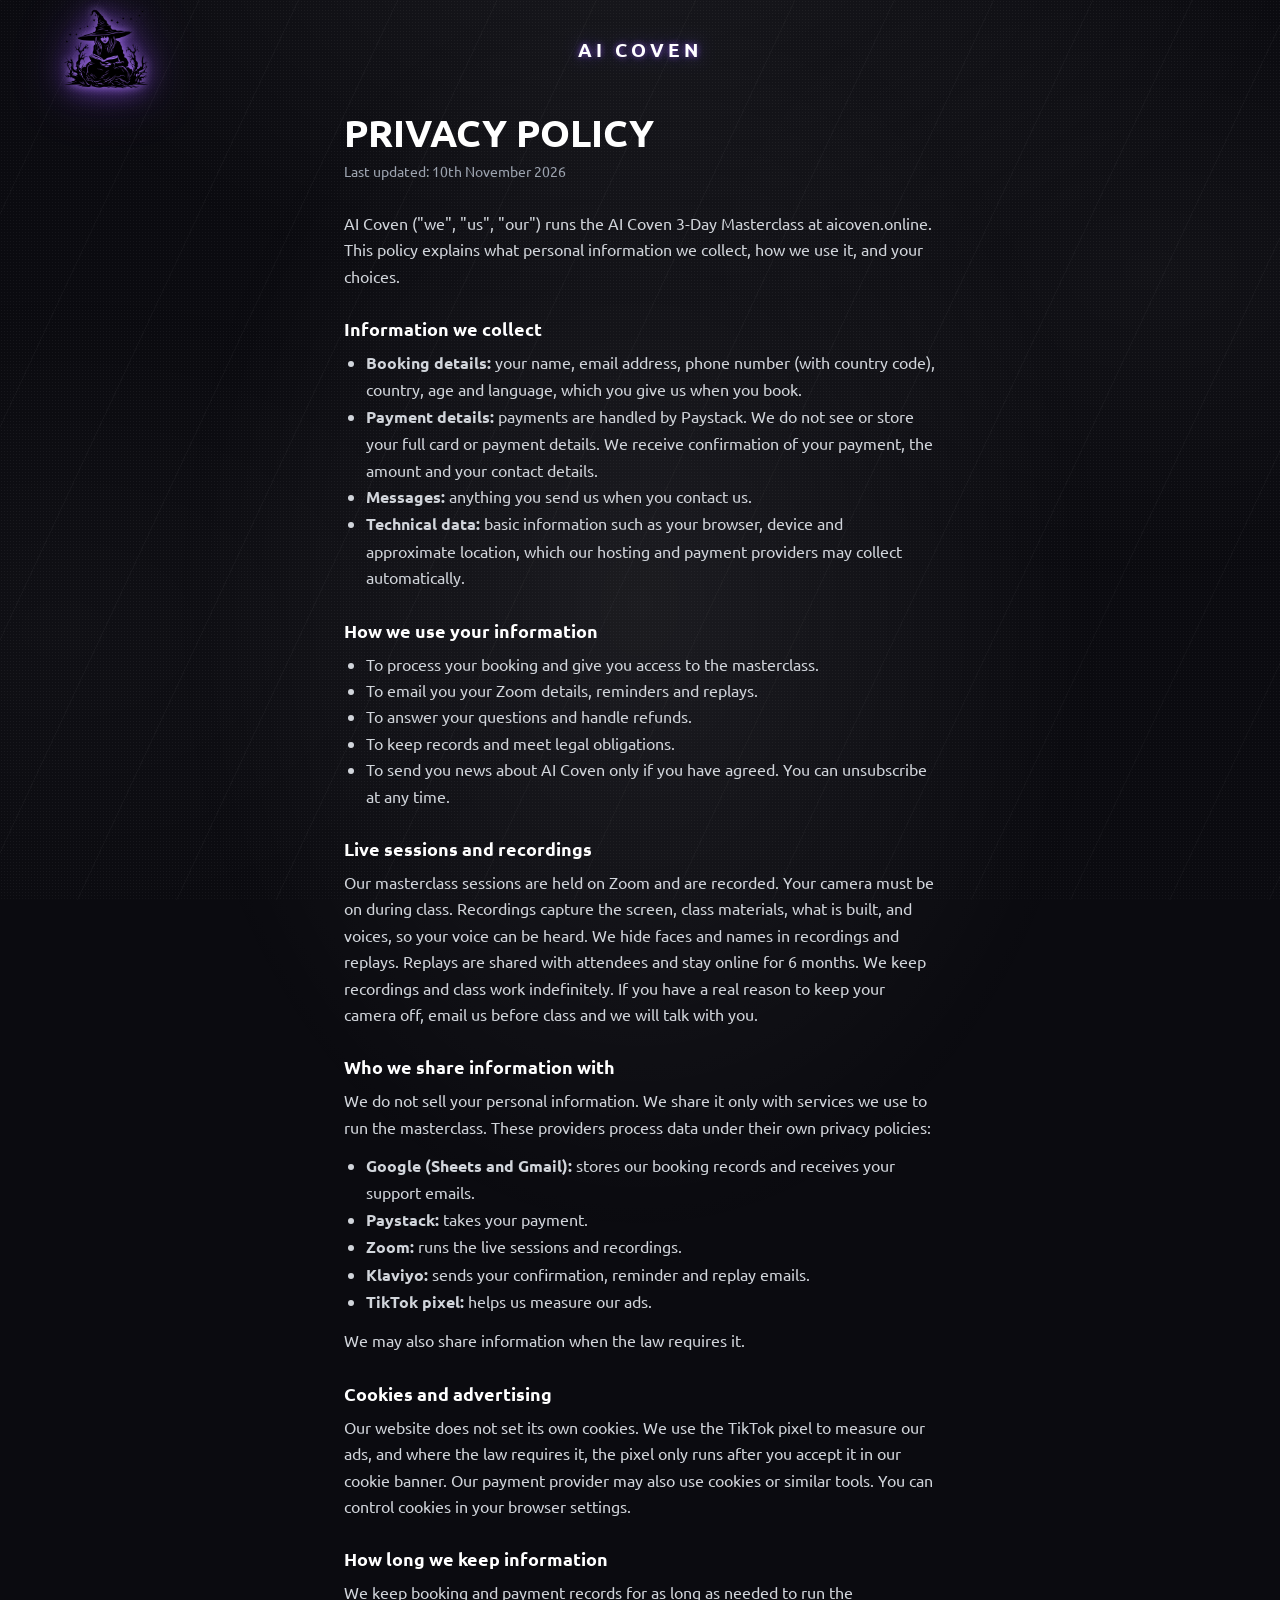
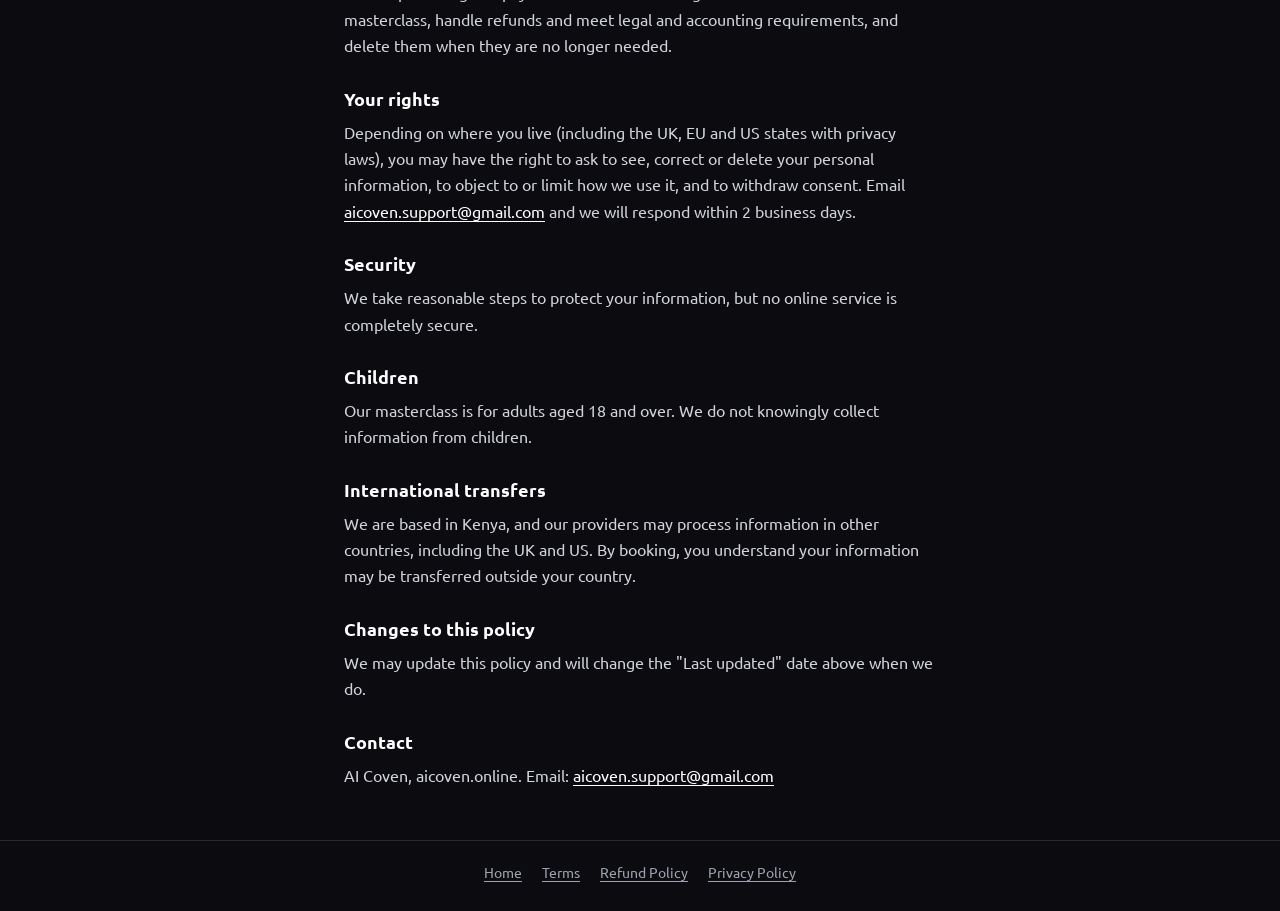
<file: privacy.html>
<!doctype html>
<html lang="en">
<head>
<meta charset="UTF-8" />
<meta name="viewport" content="width=device-width, initial-scale=1.0" />
<title>Privacy Policy | AI Coven</title>
<link rel="shortcut icon" href="./assets/logo/logo.png" type="image/x-icon" />
<link rel="stylesheet" href="css/index.css" />
<style>
  body{ color:#fff; min-height:100vh; display:flex; flex-direction:column; margin:0; }
  .top{ position:relative; display:flex; align-items:center; height:100px; padding:0 5%; }
  .top img{ width:84px; height:84px; object-fit:contain; position:relative; z-index:2; }
  .top .brand{ position:absolute; left:50%; top:50%; transform:translate(-50%,-50%);
    font-size:1.2rem; font-weight:700; text-transform:uppercase; letter-spacing:4px; }
  main{ flex:1; width:100%; max-width:720px; margin:0 auto; padding:10px 5% 40px; box-sizing:border-box; }
  h1{ margin:0 0 6px; font-size:clamp(1.7rem,4.5vw,2.4rem); font-weight:700; text-transform:uppercase; line-height:1.15; }
  .updated{ color:#9ca3af; font-size:.9rem; margin:0 0 26px; }
  h2{ font-size:1.15rem; margin:28px 0 8px; }
  p,li{ color:#d1d5db; line-height:1.65; font-size:1rem; }
  p{ margin:0 0 12px; } ul{ padding-left:22px; margin:0 0 12px; }
  a{ color:#fff; text-underline-offset:3px; }
  footer{ text-align:center; padding:22px 5% 30px; color:#9ca3af; font-size:.9rem; border-top:1px solid rgba(255,255,255,.12); }
  footer a{ color:#9ca3af; margin:0 10px; }
  @media (max-width:600px){ .top{height:84px} .top img{width:66px;height:66px} .top .brand{font-size:1rem} }
  @media (prefers-reduced-motion:reduce){ .logo-glow{ animation:none } }
</style>
</head>
<body>
<header class="top">
  <a href="./" aria-label="AI Coven home"><img src="./assets/logo/logo.png" alt="AI Coven logo" class="logo-glow" /></a>
  <span class="brand brand-glow">AI Coven</span>
</header>
<main class="glow-bg">
<h1>Privacy Policy</h1>
<p class="updated">Last updated: 10th November 2026</p>
<p>AI Coven ("we", "us", "our") runs the AI Coven 3-Day Masterclass at aicoven.online. This policy explains what personal information we collect, how we use it, and your choices.</p>
<h2>Information we collect</h2>
<ul>
<li><strong>Booking details:</strong> your name, email address, phone number (with country code), country, age and language, which you give us when you book.</li>
<li><strong>Payment details:</strong> payments are handled by Paystack. We do not see or store your full card or payment details. We receive confirmation of your payment, the amount and your contact details.</li>
<li><strong>Messages:</strong> anything you send us when you contact us.</li>
<li><strong>Technical data:</strong> basic information such as your browser, device and approximate location, which our hosting and payment providers may collect automatically.</li>
</ul>
<h2>How we use your information</h2>
<ul>
<li>To process your booking and give you access to the masterclass.</li>
<li>To email you your Zoom details, reminders and replays.</li>
<li>To answer your questions and handle refunds.</li>
<li>To keep records and meet legal obligations.</li>
<li>To send you news about AI Coven only if you have agreed. You can unsubscribe at any time.</li>
</ul>
<h2>Live sessions and recordings</h2>
<p>Our masterclass sessions are held on Zoom and are recorded. Your camera must be on during class. Recordings capture the screen, class materials, what is built, and voices, so your voice can be heard. We hide faces and names in recordings and replays. Replays are shared with attendees and stay online for 6 months. We keep recordings and class work indefinitely. If you have a real reason to keep your camera off, email us before class and we will talk with you.</p>
<h2>Who we share information with</h2>
<p>We do not sell your personal information. We share it only with services we use to run the masterclass. These providers process data under their own privacy policies:</p>
<ul>
<li><strong>Google (Sheets and Gmail):</strong> stores our booking records and receives your support emails.</li>
<li><strong>Paystack:</strong> takes your payment.</li>
<li><strong>Zoom:</strong> runs the live sessions and recordings.</li>
<li><strong>Klaviyo:</strong> sends your confirmation, reminder and replay emails.</li>
<li><strong>TikTok pixel:</strong> helps us measure our ads.</li>
</ul>
<p> We may also share information when the law requires it.</p>
<h2>Cookies and advertising</h2>
<p>Our website does not set its own cookies. We use the TikTok pixel to measure our ads, and where the law requires it, the pixel only runs after you accept it in our cookie banner. Our payment provider may also use cookies or similar tools. You can control cookies in your browser settings.</p>
<h2>How long we keep information</h2>
<p>We keep booking and payment records for as long as needed to run the masterclass, handle refunds and meet legal and accounting requirements, and delete them when they are no longer needed.</p>
<h2>Your rights</h2>
<p>Depending on where you live (including the UK, EU and US states with privacy laws), you may have the right to ask to see, correct or delete your personal information, to object to or limit how we use it, and to withdraw consent. Email <a href="mailto:aicoven.support@gmail.com">aicoven.support@gmail.com</a> and we will respond within 2 business days.</p>
<h2>Security</h2>
<p>We take reasonable steps to protect your information, but no online service is completely secure.</p>
<h2>Children</h2>
<p>Our masterclass is for adults aged 18 and over. We do not knowingly collect information from children.</p>
<h2>International transfers</h2>
<p>We are based in Kenya, and our providers may process information in other countries, including the UK and US. By booking, you understand your information may be transferred outside your country.</p>
<h2>Changes to this policy</h2>
<p>We may update this policy and will change the "Last updated" date above when we do.</p>
<h2>Contact</h2>
<p>AI Coven, aicoven.online. Email: <a href="mailto:aicoven.support@gmail.com">aicoven.support@gmail.com</a></p>
</main>
<footer>
  <a href="index.html">Home</a><a href="terms.html">Terms</a><a href="refund.html">Refund Policy</a><a href="privacy.html">Privacy Policy</a>
</footer>
</body>
</html>
</file>
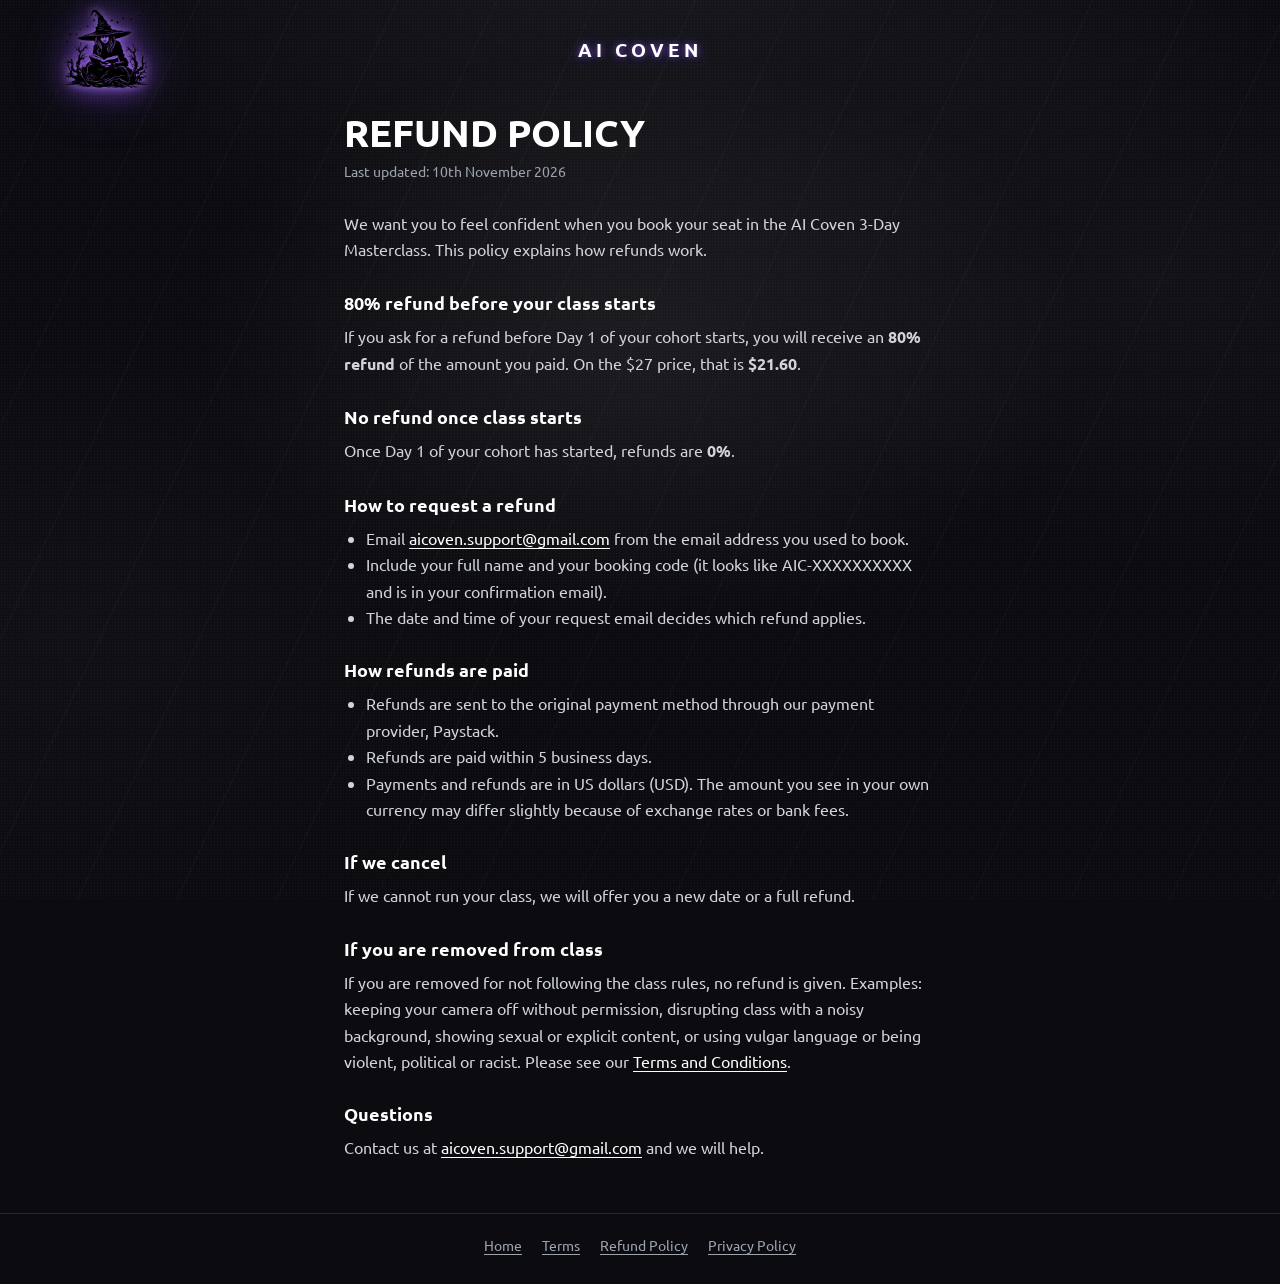
<file: refund.html>
<!doctype html>
<html lang="en">
<head>
<meta charset="UTF-8" />
<meta name="viewport" content="width=device-width, initial-scale=1.0" />
<title>Refund Policy | AI Coven</title>
<link rel="shortcut icon" href="./assets/logo/logo.png" type="image/x-icon" />
<link rel="stylesheet" href="css/index.css" />
<style>
  body{ color:#fff; min-height:100vh; display:flex; flex-direction:column; margin:0; }
  .top{ position:relative; display:flex; align-items:center; height:100px; padding:0 5%; }
  .top img{ width:84px; height:84px; object-fit:contain; position:relative; z-index:2; }
  .top .brand{ position:absolute; left:50%; top:50%; transform:translate(-50%,-50%);
    font-size:1.2rem; font-weight:700; text-transform:uppercase; letter-spacing:4px; }
  main{ flex:1; width:100%; max-width:720px; margin:0 auto; padding:10px 5% 40px; box-sizing:border-box; }
  h1{ margin:0 0 6px; font-size:clamp(1.7rem,4.5vw,2.4rem); font-weight:700; text-transform:uppercase; line-height:1.15; }
  .updated{ color:#9ca3af; font-size:.9rem; margin:0 0 26px; }
  h2{ font-size:1.15rem; margin:28px 0 8px; }
  p,li{ color:#d1d5db; line-height:1.65; font-size:1rem; }
  p{ margin:0 0 12px; } ul{ padding-left:22px; margin:0 0 12px; }
  a{ color:#fff; text-underline-offset:3px; }
  footer{ text-align:center; padding:22px 5% 30px; color:#9ca3af; font-size:.9rem; border-top:1px solid rgba(255,255,255,.12); }
  footer a{ color:#9ca3af; margin:0 10px; }
  @media (max-width:600px){ .top{height:84px} .top img{width:66px;height:66px} .top .brand{font-size:1rem} }
  @media (prefers-reduced-motion:reduce){ .logo-glow{ animation:none } }
</style>
</head>
<body>
<header class="top">
  <a href="./" aria-label="AI Coven home"><img src="./assets/logo/logo.png" alt="AI Coven logo" class="logo-glow" /></a>
  <span class="brand brand-glow">AI Coven</span>
</header>
<main class="glow-bg">
<h1>Refund Policy</h1>
<p class="updated">Last updated: 10th November 2026</p>
<p>We want you to feel confident when you book your seat in the AI Coven 3-Day Masterclass. This policy explains how refunds work.</p>
<h2>80% refund before your class starts</h2>
<p>If you ask for a refund before Day 1 of your cohort starts, you will receive an <strong>80% refund</strong> of the amount you paid. On the $27 price, that is <strong>$21.60</strong>.</p>
<h2>No refund once class starts</h2>
<p>Once Day 1 of your cohort has started, refunds are <strong>0%</strong>.</p>
<h2>How to request a refund</h2>
<ul>
<li>Email <a href="mailto:aicoven.support@gmail.com">aicoven.support@gmail.com</a> from the email address you used to book.</li>
<li>Include your full name and your booking code (it looks like AIC-XXXXXXXXXX and is in your confirmation email).</li>
<li>The date and time of your request email decides which refund applies.</li>
</ul>
<h2>How refunds are paid</h2>
<ul>
<li>Refunds are sent to the original payment method through our payment provider, Paystack.</li>
<li>Refunds are paid within 5 business days.</li>
<li>Payments and refunds are in US dollars (USD). The amount you see in your own currency may differ slightly because of exchange rates or bank fees.</li>
</ul>
<h2>If we cancel</h2>
<p>If we cannot run your class, we will offer you a new date or a full refund.</p>
<h2>If you are removed from class</h2>
<p>If you are removed for not following the class rules, no refund is given. Examples: keeping your camera off without permission, disrupting class with a noisy background, showing sexual or explicit content, or using vulgar language or being violent, political or racist. Please see our <a href="terms.html">Terms and Conditions</a>.</p>
<h2>Questions</h2>
<p>Contact us at <a href="mailto:aicoven.support@gmail.com">aicoven.support@gmail.com</a> and we will help.</p>
</main>
<footer>
  <a href="index.html">Home</a><a href="terms.html">Terms</a><a href="refund.html">Refund Policy</a><a href="privacy.html">Privacy Policy</a>
</footer>
</body>
</html>
</file>
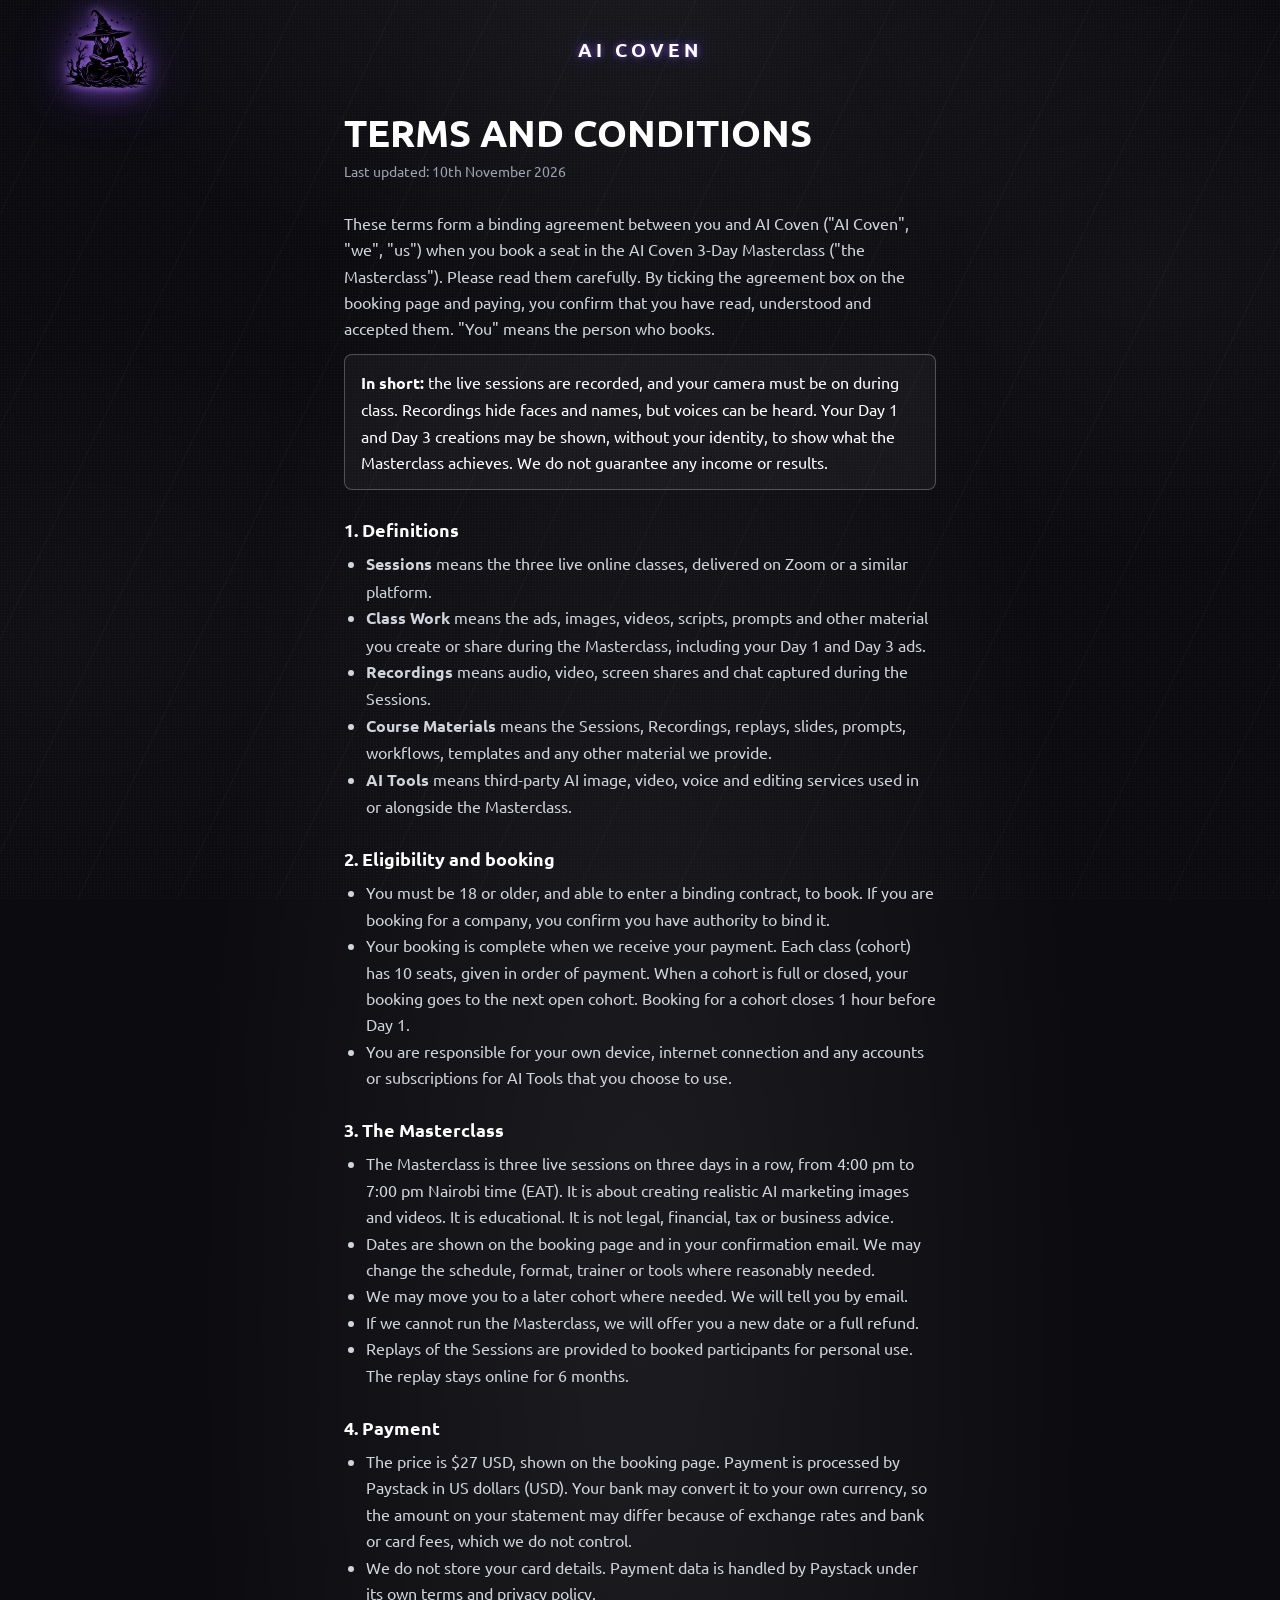
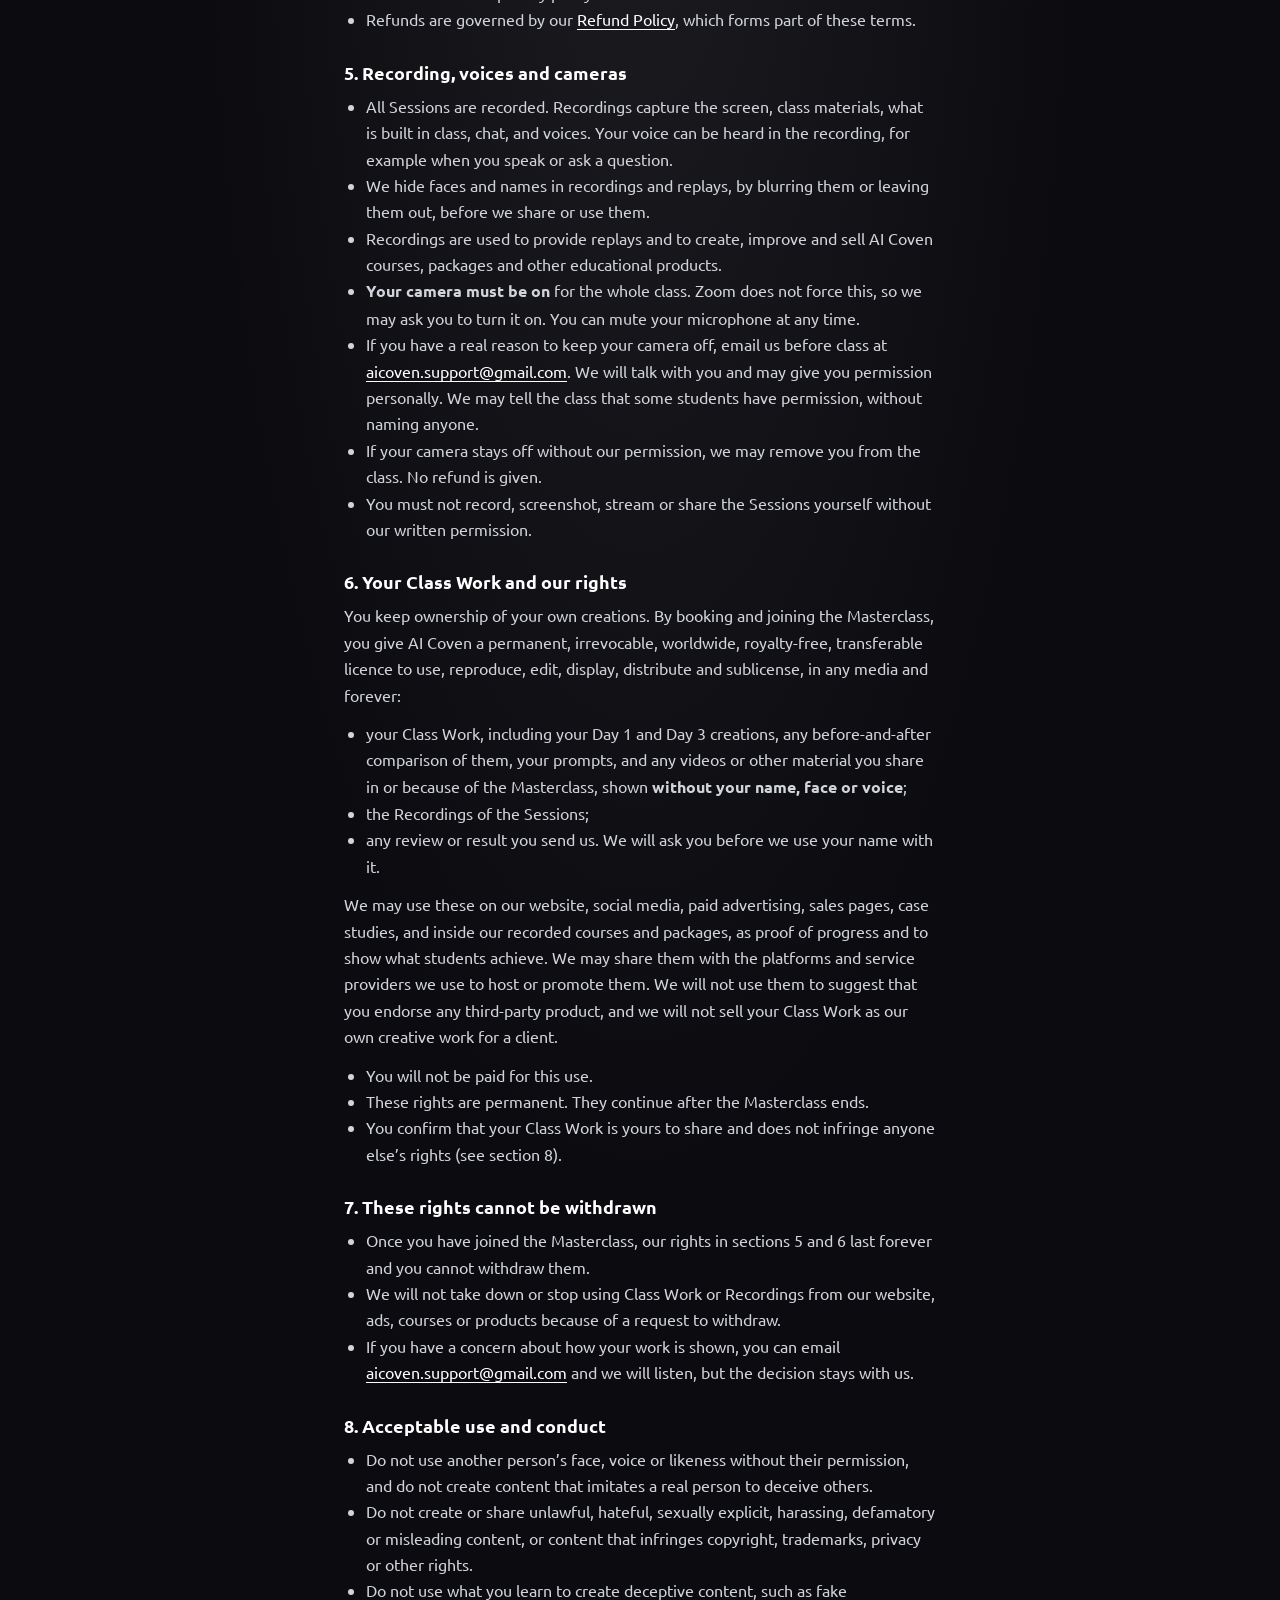
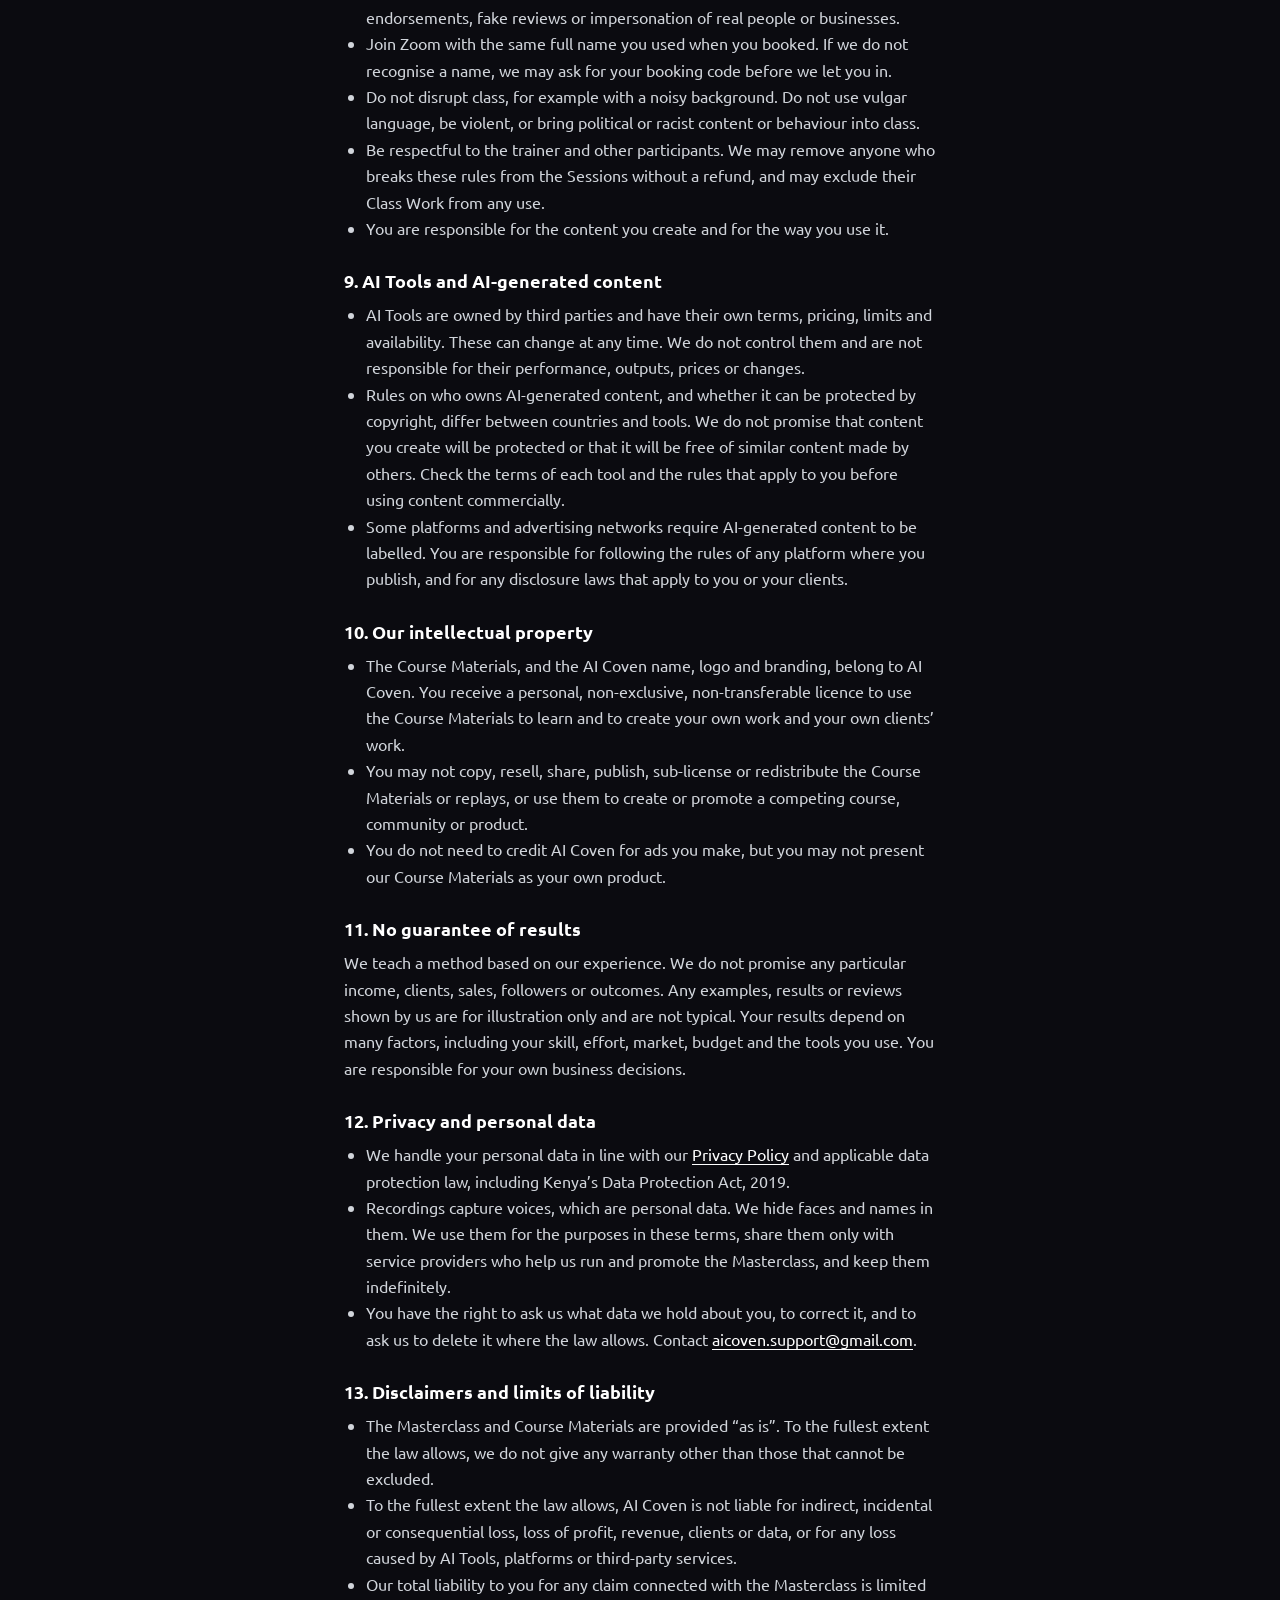
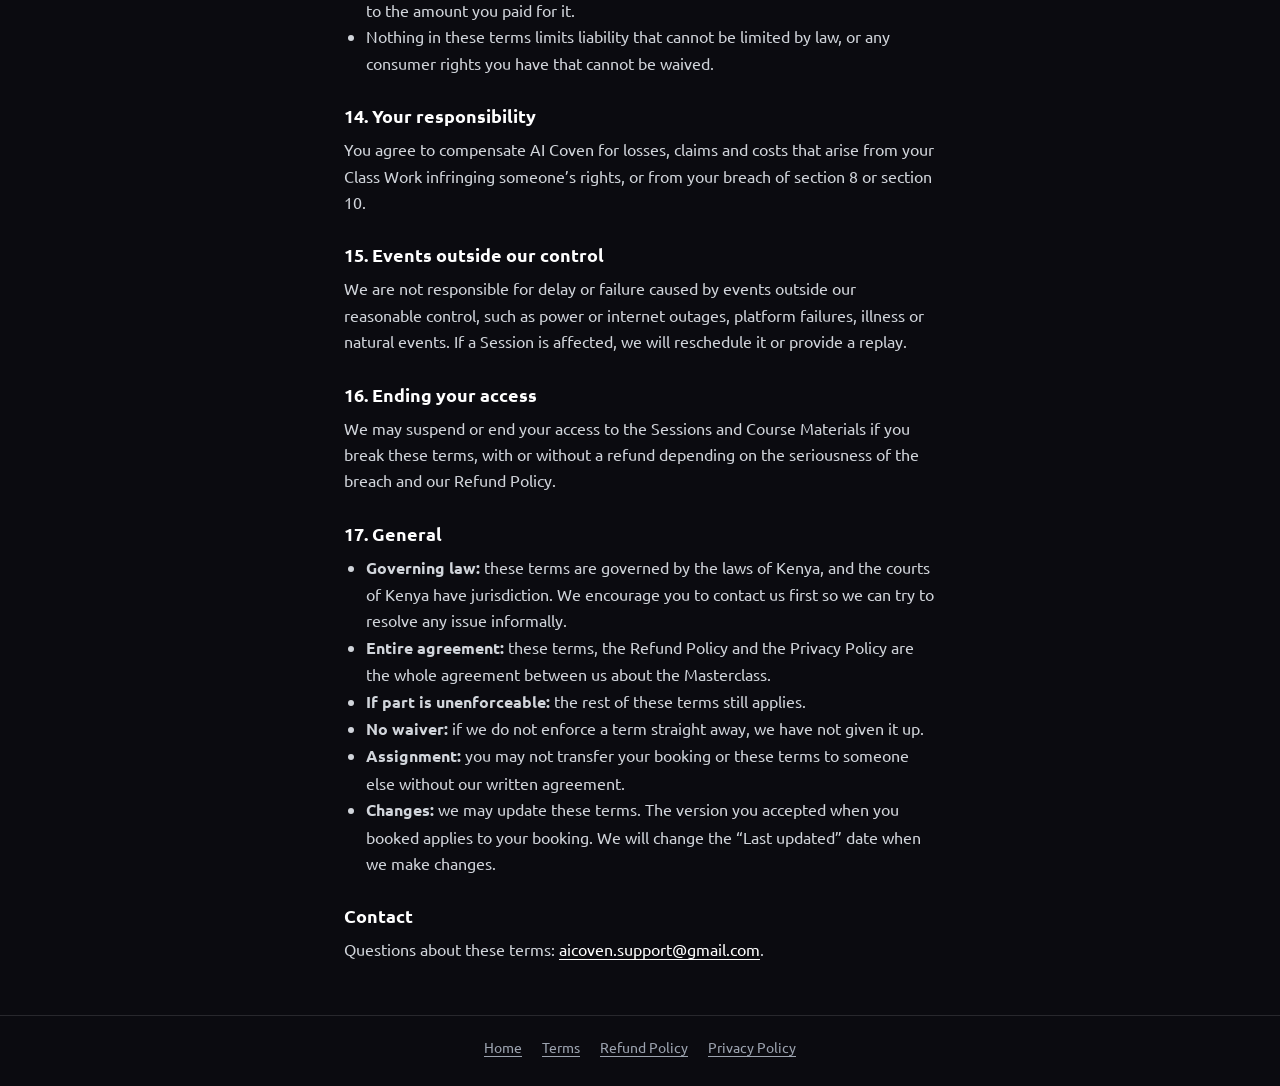
<file: terms.html>
<!doctype html>
<html lang="en">
<head>
<meta charset="UTF-8" />
<meta name="viewport" content="width=device-width, initial-scale=1.0" />
<title>Terms and Conditions | AI Coven</title>
<link rel="shortcut icon" href="./assets/logo/logo.png" type="image/png" />
<link rel="stylesheet" href="css/index.css" />
<style>
  body{ color:#fff; min-height:100vh; display:flex; flex-direction:column; margin:0; }
  .top{ position:relative; display:flex; align-items:center; height:100px; padding:0 5%; }
  .top img{ width:84px; height:84px; object-fit:contain; position:relative; z-index:2; }
  .top .brand{ position:absolute; left:50%; top:50%; transform:translate(-50%,-50%); font-size:1.2rem; font-weight:700; text-transform:uppercase; letter-spacing:4px; }
  main{ flex:1; width:100%; max-width:720px; margin:0 auto; padding:10px 5% 40px; box-sizing:border-box; }
  h1{ margin:0 0 6px; font-size:clamp(1.7rem,4.5vw,2.4rem); font-weight:700; text-transform:uppercase; line-height:1.15; }
  .updated{ color:#9ca3af; font-size:.9rem; margin:0 0 26px; }
  h2{ font-size:1.15rem; margin:28px 0 8px; }
  p,li{ color:#d1d5db; line-height:1.65; font-size:1rem; }
  p{ margin:0 0 12px; } ul{ padding-left:22px; margin:0 0 12px; }
  a{ color:#fff; text-underline-offset:3px; }
  .key{ border:1px solid rgba(255,255,255,.25); border-radius:8px; padding:14px 16px; background:rgba(255,255,255,.04); margin:0 0 8px; }
  .key p{ margin:0; color:#fff; }
  footer{ text-align:center; padding:22px 5% 30px; color:#9ca3af; font-size:.9rem; border-top:1px solid rgba(255,255,255,.12); }
  footer a{ color:#9ca3af; margin:0 10px; }
  @media (max-width:600px){ .top{height:84px} .top img{width:66px;height:66px} .top .brand{font-size:1rem} }
  @media (prefers-reduced-motion:reduce){ .logo-glow{ animation:none } }
</style>
</head>
<body>
<header class="top">
  <a href="./index.html" aria-label="AI Coven home"><img src="./assets/logo/logo.png" alt="AI Coven logo" class="logo-glow" /></a>
  <span class="brand brand-glow">AI Coven</span>
</header>
<main class="glow-bg">
<h1>Terms and Conditions</h1>
<p class="updated">Last updated: 10th November 2026</p>
<p>These terms form a binding agreement between you and AI Coven ("AI Coven", "we", "us") when you book a seat in the AI Coven 3-Day Masterclass ("the Masterclass"). Please read them carefully. By ticking the agreement box on the booking page and paying, you confirm that you have read, understood and accepted them. "You" means the person who books.</p>

<div class="key"><p><strong>In short:</strong> the live sessions are recorded, and your camera must be on during class. Recordings hide faces and names, but voices can be heard. Your Day 1 and Day 3 creations may be shown, without your identity, to show what the Masterclass achieves. We do not guarantee any income or results.</p></div>

<h2>1. Definitions</h2>
<ul>
<li><strong>Sessions</strong> means the three live online classes, delivered on Zoom or a similar platform.</li>
<li><strong>Class Work</strong> means the ads, images, videos, scripts, prompts and other material you create or share during the Masterclass, including your Day 1 and Day 3 ads.</li>
<li><strong>Recordings</strong> means audio, video, screen shares and chat captured during the Sessions.</li>
<li><strong>Course Materials</strong> means the Sessions, Recordings, replays, slides, prompts, workflows, templates and any other material we provide.</li>
<li><strong>AI Tools</strong> means third-party AI image, video, voice and editing services used in or alongside the Masterclass.</li>
</ul>

<h2>2. Eligibility and booking</h2>
<ul>
<li>You must be 18 or older, and able to enter a binding contract, to book. If you are booking for a company, you confirm you have authority to bind it.</li>
<li>Your booking is complete when we receive your payment. Each class (cohort) has 10 seats, given in order of payment. When a cohort is full or closed, your booking goes to the next open cohort. Booking for a cohort closes 1 hour before Day 1.</li>
<li>You are responsible for your own device, internet connection and any accounts or subscriptions for AI Tools that you choose to use.</li>
</ul>

<h2>3. The Masterclass</h2>
<ul>
<li>The Masterclass is three live sessions on three days in a row, from 4:00 pm to 7:00 pm Nairobi time (EAT). It is about creating realistic AI marketing images and videos. It is educational. It is not legal, financial, tax or business advice.</li>
<li>Dates are shown on the booking page and in your confirmation email. We may change the schedule, format, trainer or tools where reasonably needed.</li>
<li>We may move you to a later cohort where needed. We will tell you by email.</li>
<li>If we cannot run the Masterclass, we will offer you a new date or a full refund.</li>
<li>Replays of the Sessions are provided to booked participants for personal use. The replay stays online for 6 months.</li>
</ul>

<h2>4. Payment</h2>
<ul>
<li>The price is $27 USD, shown on the booking page. Payment is processed by Paystack in US dollars (USD). Your bank may convert it to your own currency, so the amount on your statement may differ because of exchange rates and bank or card fees, which we do not control.</li>
<li>We do not store your card details. Payment data is handled by Paystack under its own terms and privacy policy.</li>
<li>Refunds are governed by our <a href="refund.html">Refund Policy</a>, which forms part of these terms.</li>
</ul>

<h2>5. Recording, voices and cameras</h2>
<ul>
<li>All Sessions are recorded. Recordings capture the screen, class materials, what is built in class, chat, and voices. Your voice can be heard in the recording, for example when you speak or ask a question.</li>
<li>We hide faces and names in recordings and replays, by blurring them or leaving them out, before we share or use them.</li>
<li>Recordings are used to provide replays and to create, improve and sell AI Coven courses, packages and other educational products.</li>
<li><strong>Your camera must be on</strong> for the whole class. Zoom does not force this, so we may ask you to turn it on. You can mute your microphone at any time.</li>
<li>If you have a real reason to keep your camera off, email us before class at <a href="mailto:aicoven.support@gmail.com">aicoven.support@gmail.com</a>. We will talk with you and may give you permission personally. We may tell the class that some students have permission, without naming anyone.</li>
<li>If your camera stays off without our permission, we may remove you from the class. No refund is given.</li>
<li>You must not record, screenshot, stream or share the Sessions yourself without our written permission.</li>
</ul>

<h2>6. Your Class Work and our rights</h2>
<p>You keep ownership of your own creations. By booking and joining the Masterclass, you give AI Coven a permanent, irrevocable, worldwide, royalty-free, transferable licence to use, reproduce, edit, display, distribute and sublicense, in any media and forever:</p>
<ul>
<li>your Class Work, including your Day 1 and Day 3 creations, any before-and-after comparison of them, your prompts, and any videos or other material you share in or because of the Masterclass, shown <strong>without your name, face or voice</strong>;</li>
<li>the Recordings of the Sessions;</li>
<li>any review or result you send us. We will ask you before we use your name with it.</li>
</ul>
<p>We may use these on our website, social media, paid advertising, sales pages, case studies, and inside our recorded courses and packages, as proof of progress and to show what students achieve. We may share them with the platforms and service providers we use to host or promote them. We will not use them to suggest that you endorse any third-party product, and we will not sell your Class Work as our own creative work for a client.</p>
<ul>
<li>You will not be paid for this use.</li>
<li>These rights are permanent. They continue after the Masterclass ends.</li>
<li>You confirm that your Class Work is yours to share and does not infringe anyone else&rsquo;s rights (see section 8).</li>
</ul>

<h2>7. These rights cannot be withdrawn</h2>
<ul>
<li>Once you have joined the Masterclass, our rights in sections 5 and 6 last forever and you cannot withdraw them.</li>
<li>We will not take down or stop using Class Work or Recordings from our website, ads, courses or products because of a request to withdraw.</li>
<li>If you have a concern about how your work is shown, you can email <a href="mailto:aicoven.support@gmail.com">aicoven.support@gmail.com</a> and we will listen, but the decision stays with us.</li>
</ul>

<h2>8. Acceptable use and conduct</h2>
<ul>
<li>Do not use another person&rsquo;s face, voice or likeness without their permission, and do not create content that imitates a real person to deceive others.</li>
<li>Do not create or share unlawful, hateful, sexually explicit, harassing, defamatory or misleading content, or content that infringes copyright, trademarks, privacy or other rights.</li>
<li>Do not use what you learn to create deceptive content, such as fake endorsements, fake reviews or impersonation of real people or businesses.</li>
<li>Join Zoom with the same full name you used when you booked. If we do not recognise a name, we may ask for your booking code before we let you in.</li>
<li>Do not disrupt class, for example with a noisy background. Do not use vulgar language, be violent, or bring political or racist content or behaviour into class.</li>
<li>Be respectful to the trainer and other participants. We may remove anyone who breaks these rules from the Sessions without a refund, and may exclude their Class Work from any use.</li>
<li>You are responsible for the content you create and for the way you use it.</li>
</ul>

<h2>9. AI Tools and AI-generated content</h2>
<ul>
<li>AI Tools are owned by third parties and have their own terms, pricing, limits and availability. These can change at any time. We do not control them and are not responsible for their performance, outputs, prices or changes.</li>
<li>Rules on who owns AI-generated content, and whether it can be protected by copyright, differ between countries and tools. We do not promise that content you create will be protected or that it will be free of similar content made by others. Check the terms of each tool and the rules that apply to you before using content commercially.</li>
<li>Some platforms and advertising networks require AI-generated content to be labelled. You are responsible for following the rules of any platform where you publish, and for any disclosure laws that apply to you or your clients.</li>
</ul>

<h2>10. Our intellectual property</h2>
<ul>
<li>The Course Materials, and the AI Coven name, logo and branding, belong to AI Coven. You receive a personal, non-exclusive, non-transferable licence to use the Course Materials to learn and to create your own work and your own clients&rsquo; work.</li>
<li>You may not copy, resell, share, publish, sub-license or redistribute the Course Materials or replays, or use them to create or promote a competing course, community or product.</li>
<li>You do not need to credit AI Coven for ads you make, but you may not present our Course Materials as your own product.</li>
</ul>

<h2>11. No guarantee of results</h2>
<p>We teach a method based on our experience. We do not promise any particular income, clients, sales, followers or outcomes. Any examples, results or reviews shown by us are for illustration only and are not typical. Your results depend on many factors, including your skill, effort, market, budget and the tools you use. You are responsible for your own business decisions.</p>

<h2>12. Privacy and personal data</h2>
<ul>
<li>We handle your personal data in line with our <a href="privacy.html">Privacy Policy</a> and applicable data protection law, including Kenya&rsquo;s Data Protection Act, 2019.</li>
<li>Recordings capture voices, which are personal data. We hide faces and names in them. We use them for the purposes in these terms, share them only with service providers who help us run and promote the Masterclass, and keep them indefinitely.</li>
<li>You have the right to ask us what data we hold about you, to correct it, and to ask us to delete it where the law allows. Contact <a href="mailto:aicoven.support@gmail.com">aicoven.support@gmail.com</a>.</li>
</ul>

<h2>13. Disclaimers and limits of liability</h2>
<ul>
<li>The Masterclass and Course Materials are provided &ldquo;as is&rdquo;. To the fullest extent the law allows, we do not give any warranty other than those that cannot be excluded.</li>
<li>To the fullest extent the law allows, AI Coven is not liable for indirect, incidental or consequential loss, loss of profit, revenue, clients or data, or for any loss caused by AI Tools, platforms or third-party services.</li>
<li>Our total liability to you for any claim connected with the Masterclass is limited to the amount you paid for it.</li>
<li>Nothing in these terms limits liability that cannot be limited by law, or any consumer rights you have that cannot be waived.</li>
</ul>

<h2>14. Your responsibility</h2>
<p>You agree to compensate AI Coven for losses, claims and costs that arise from your Class Work infringing someone&rsquo;s rights, or from your breach of section 8 or section 10.</p>

<h2>15. Events outside our control</h2>
<p>We are not responsible for delay or failure caused by events outside our reasonable control, such as power or internet outages, platform failures, illness or natural events. If a Session is affected, we will reschedule it or provide a replay.</p>

<h2>16. Ending your access</h2>
<p>We may suspend or end your access to the Sessions and Course Materials if you break these terms, with or without a refund depending on the seriousness of the breach and our Refund Policy.</p>

<h2>17. General</h2>
<ul>
<li><strong>Governing law:</strong> these terms are governed by the laws of Kenya, and the courts of Kenya have jurisdiction. We encourage you to contact us first so we can try to resolve any issue informally.</li>
<li><strong>Entire agreement:</strong> these terms, the Refund Policy and the Privacy Policy are the whole agreement between us about the Masterclass.</li>
<li><strong>If part is unenforceable:</strong> the rest of these terms still applies.</li>
<li><strong>No waiver:</strong> if we do not enforce a term straight away, we have not given it up.</li>
<li><strong>Assignment:</strong> you may not transfer your booking or these terms to someone else without our written agreement.</li>
<li><strong>Changes:</strong> we may update these terms. The version you accepted when you booked applies to your booking. We will change the &ldquo;Last updated&rdquo; date when we make changes.</li>
</ul>

<h2>Contact</h2>
<p>Questions about these terms: <a href="mailto:aicoven.support@gmail.com">aicoven.support@gmail.com</a>.</p>
</main>
<footer>
  <a href="index.html">Home</a><a href="terms.html">Terms</a><a href="refund.html">Refund Policy</a><a href="privacy.html">Privacy Policy</a>
</footer>
</body>
</html>
</file>
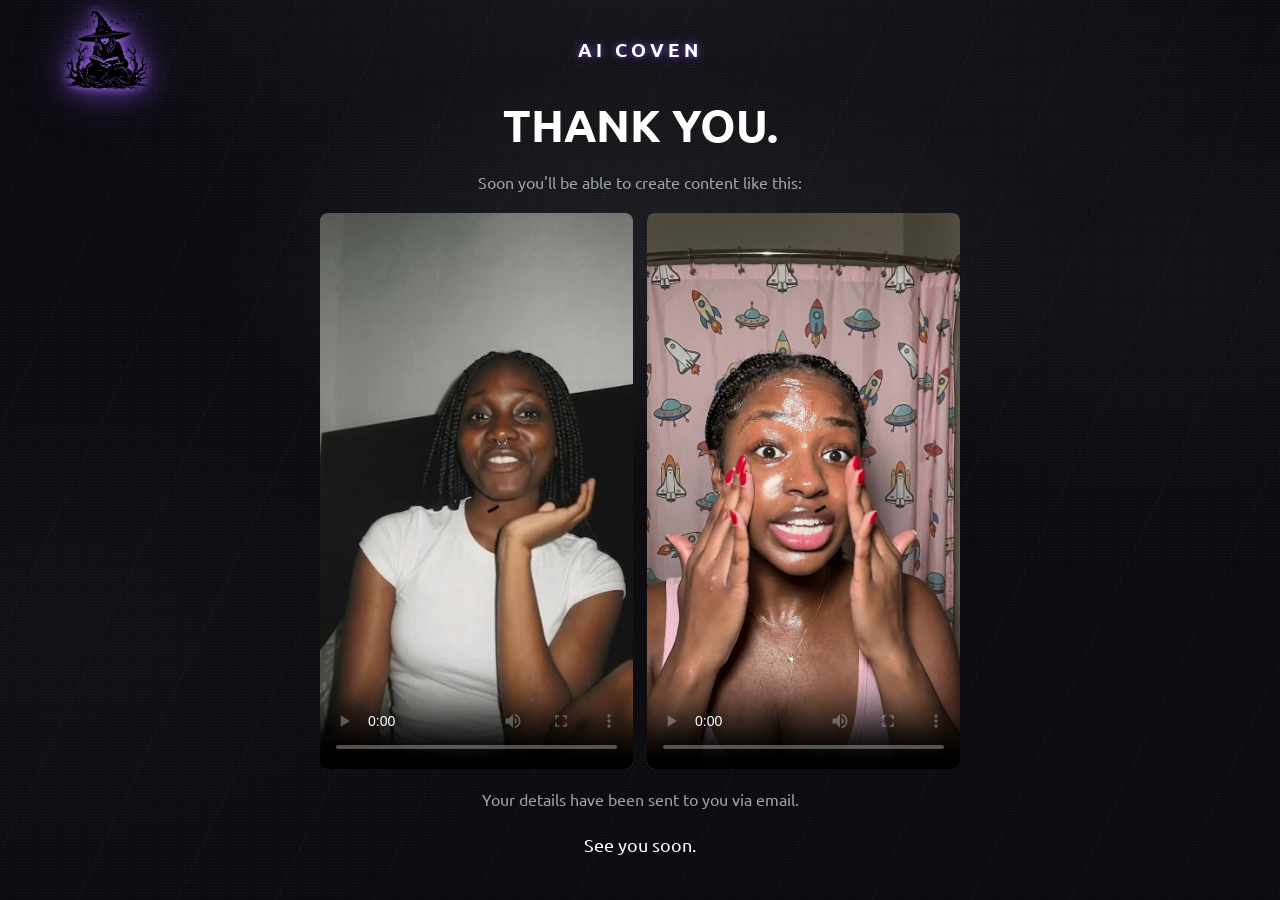
<file: thank-you.html>
<!doctype html>
<html lang="en">
<head>
<meta charset="UTF-8" />
<meta name="viewport" content="width=device-width, initial-scale=1.0" />
<meta name="robots" content="noindex" />
<title>Thank you | AI Coven</title>
<link rel="shortcut icon" href="./assets/logo/logo.png" type="image/x-icon" />
<link rel="stylesheet" href="css/index.css" />
<style>
  body{ color:#fff; min-height:100vh; display:flex; flex-direction:column; margin:0; }
  .top{ position:relative; display:flex; align-items:center; height:100px; padding:0 5%; }
  .top img{ width:84px; height:84px; object-fit:contain; position:relative; z-index:2; }
  .top .brand{ position:absolute; left:50%; top:50%; transform:translate(-50%,-50%);
    font-size:1.2rem; font-weight:700; text-transform:uppercase; letter-spacing:4px; }
  main{ flex:1; width:100%; max-width:640px; margin:0 auto; padding:0 5% 36px;
    display:flex; flex-direction:column; align-items:center; text-align:center; gap:18px; }
  h1{ margin:0; font-size:clamp(1.8rem,5vw,2.8rem); font-weight:700; line-height:1.15; text-transform:uppercase; }
  .red{ color:rgb(255,0,0); }
  p{ margin:0; color:#9ca3af; font-size:1.02rem; line-height:1.55; }
  .days{ width:100%; display:flex; flex-direction:column; gap:10px; text-align:left; }
  .day{ display:flex; gap:14px; align-items:baseline; padding:12px 14px; border:1px solid rgba(255,255,255,.18);
    border-radius:8px; background:rgba(255,255,255,.03); }
  .day b{ min-width:48px; font-weight:700; }
  .day span{ color:#e5e7eb; line-height:1.4; }
  .zoom{ color:#fff; font-size:1.1rem; }
  .vids{ width:100%; display:grid; grid-template-columns:1fr 1fr; gap:14px; }
  .slot{ aspect-ratio:9/16; border:1px dashed rgba(255,255,255,.3); border-radius:8px; display:grid; place-items:center; color:#9ca3af; font-size:.9rem; background:rgba(255,255,255,.03); }
  .vids video{ width:100%; aspect-ratio:9/16; object-fit:cover; border-radius:8px; }
  @media (max-width:600px){ .top{height:84px} .top img{width:66px;height:66px} .top .brand{font-size:1rem} }
  @media (prefers-reduced-motion:reduce){ .logo-glow{ animation:none } }
</style>
</head>
<body>

<header class="top">
  <img src="./assets/logo/logo.png" alt="AI Coven logo" class="logo-glow" />
  <span class="brand brand-glow">AI Coven</span>
</header>

<main class="glow-bg">
  <h1>Thank you.</h1>
  <p>Soon you'll be able to create content like this:</p>

  <div class="vids">
    <video controls playsinline preload="metadata" poster="./assets/media/phone-1.jpg" src="./assets/media/phone-1.mp4"></video>
    <video controls playsinline preload="metadata" poster="./assets/media/ugc-1.jpg" src="./assets/media/ugc-1.mp4"></video>
  </div>

  <p>Your details have been sent to you via email.</p>
  <p class="zoom">See you soon.</p>
</main>

</body>
</html>
</file>
<file: css/index.css>
@import url('https://fonts.googleapis.com/css2?family=Dancing+Script:wght@400..700&family=Ubuntu:ital,wght@0,300;0,400;0,500;0,700;1,300;1,400;1,500;1,700&display=swap');

:root{

    --bg-color: #08080d;

    --btn-color: #ffffff;/* button color*/
    --btn-bg: #6d5bff;/* button bg color*/

    --primary-text-color: #ffffff;
    --header-link-hover: #ffffff;
    --input-hover-bd-color: #6d5bff;
}


html {
    scroll-behavior: smooth;
    font-family: "Ubuntu", sans-serif;
}

/* ---------------- Ambient background lighting & texture ---------------- */
/* Keeps the page dark, but replaces the flat black with a subtle lit,
   textured surface: fine grain + faint diagonal light streaks + a soft
   glow near the top of the page, all in white/grey so the theme stays
   monochrome (no purple tint on the base background itself). */

body{
    position: relative;
    background-color: #0b0b10;
}

body::before{
    content: "";
    position: fixed;
    inset: 0;
    z-index: -2;
    pointer-events: none;
    background-image:
        radial-gradient(rgba(255, 255, 255, 0.045) 1px, transparent 1px),
        repeating-linear-gradient(115deg, rgba(255, 255, 255, 0.028) 0px, rgba(255, 255, 255, 0.028) 1px, transparent 1px, transparent 90px),
        radial-gradient(ellipse 1100px 650px at 50% -8%, rgba(255, 255, 255, 0.06), transparent 60%),
        radial-gradient(ellipse 700px 500px at 90% 30%, rgba(255, 255, 255, 0.03), transparent 65%),
        radial-gradient(ellipse 800px 550px at 5% 70%, rgba(255, 255, 255, 0.025), transparent 65%);
    background-size: 3px 3px, auto, auto, auto, auto;
    background-repeat: repeat, repeat, no-repeat, no-repeat, no-repeat;
}

/* Soft centred glow, meant to sit behind a section's heading.
   Add class="glow-bg" to any <section> (it needs no extra markup). */
.glow-bg{
    position: relative;
    isolation: isolate;
}

.glow-bg::before{
    content: "";
    position: absolute;
    top: -6%;
    left: 50%;
    transform: translateX(-50%);
    width: min(950px, 140%);
    height: 55%;
    min-height: 320px;
    background: radial-gradient(ellipse at center, rgba(255, 255, 255, 0.07), rgba(255, 255, 255, 0) 70%);
    pointer-events: none;
    z-index: -1;
}

/* Faint diagonal light rays confined to a corner, like the footer of the
   reference screenshots. Add class="ray-corner" to a section/footer. */
.ray-corner{
    position: relative;
    overflow: hidden;
}

.ray-corner::after{
    content: "";
    position: absolute;
    right: -10%;
    bottom: -35%;
    width: 700px;
    height: 450px;
    background: repeating-linear-gradient(115deg, rgba(255, 255, 255, 0.05) 0px, rgba(255, 255, 255, 0.05) 1px, transparent 1px, transparent 16px);
    -webkit-mask-image: radial-gradient(circle at 75% 70%, black, transparent 70%);
    mask-image: radial-gradient(circle at 75% 70%, black, transparent 70%);
    pointer-events: none;
    z-index: 0;
}

header{
    color: #ffffff;
}


header > .collapsible-header{
    display: flex;
    gap: 1rem;
    width: 100%;
    background-color: inherit;
    place-content: center;
    overflow: hidden;
    transition: width 0.3s ease;
}

.animated-collapse{
    transition: width 0.3s ease;
}


.header-links {
    display: flex;
    align-items: center;
    min-width: fit-content;
    border-radius: 5px;
    padding: 5px 10px;
    transition: background-color 0.5s, color 0.5s;
}


.header-links:hover {
    color: #000000;
    /* background-color: var(--header-link-hover); */
}

.primary-text-color{
    color: var(--primary-text-color);
}


.signup-img-section{
    background-image: url("../assets/images/home/darkbg.png");
    background-position: center; /* Center the image */
    background-repeat: no-repeat; /* Do not repeat the image */
    background-size: cover;
}

.edge-gradient{
    background: linear-gradient(83deg, #08080d 0%, #08080d00 20%, #08080d00 80%, #08080d 100%);
}

.scroller{
    /* width: max-content;
    flex-wrap: nowrap; */
    animation: scroll 40s forwards linear infinite;
  }
  
  .scroller[data-direction="right"] {
      animation-direction: reverse;
  }
  
  .scroller[data-direction="left"] {
      animation-direction: forwards;
  }
  
  .scroller[data-direction="left"] {
      animation-direction: forwards;
  }
  
  .scroller[data-speed="fast"]{
      animation-duration: 30s;
  }
  
  .scroller[data-speed="slow"]{
      animation-duration: 80s;
  }

.opacity-0{
    opacity: 0 !important;
}

.opacity-100{
    opacity: 100 !important;
}

.btn{
    padding: 10px 15px;
    width: max-content;
    border-radius: 5px;
    color: var(--btn-color);
    background-color: var(--btn-bg);
    justify-content: center;
    align-items: center;
    display: flex;
    cursor: pointer;
}

.btn:hover{

}

.btn:disabled{
    cursor: default;
}

.input{
    padding: 10px;
    background-color: transparent;
    border-radius: 5px;
    /* outline: none; */
    min-width: 100px;
    border: 1px solid #818080;
    /* transition: border 0.3s; */
}

.input:active, .input:focus, .input:focus-within{
    border: 1px solid var(--input-hover-bd-color) !important;
}

.carousel-container {
    overflow: hidden;
    white-space: nowrap;
    width: 100%;
    max-width: 800px;
}
  
.carousel {
    display: inline-block;
    animation: scroll 10s linear infinite;
}
  
.carousel-img {
    display: inline-block;
    margin: 0 20px;
}
  
@keyframes scroll {
    0% {
        transform: translateX(0);
    }
    100% {
        transform: translateX(-50%);
    }
}

.footer-link{
    color: #a1a1aa;
    transition: color 0.3s;
}

.footer-link:hover{
    color: #ffffff;
}

/* Next & previous buttons */
.prev,
.next {
    cursor: pointer;
    position: absolute;
    top: 50%;
    width: auto;
    padding: 16px;
    margin-top: -22px;
    color: white;
    font-weight: bold;
    font-size: 18px;
    transition: 0.6s ease;
    border-radius: 0 3px 3px 0;
    user-select: none;
    z-index: 10;
}

/* Position the "next button" to the right */
.next {
    right: 0px;
    border-radius: 3px 0 0 3px;
}

/* On hover, add a black background color with a little bit see-through */
.prev:hover,
.next:hover {
    background-color: rgba(0, 0, 0, 0.8);
}



/* ---------------- Video showcase grid (Instagram explore style) ---------------- */
/* Manually placed (not auto-flow) so the tall and wide tiles genuinely
   interlock like puzzle pieces, instead of auto-placement grouping all
   the same-shaped tiles together. */

.video-grid{
    display: grid;
    grid-template-columns: repeat(3, 1fr);
    grid-auto-rows: 250px;
    gap: 10px;
}

.video-tile{
    position: relative;
    overflow: hidden;
    border-radius: 14px;
    background-color: rgba(255, 255, 255, 0.03);
    border: 1px solid rgba(255, 255, 255, 0.08);
    cursor: pointer;
}

.video-tile video{
    display: block;
    width: 100%;
    height: 100%;
}

/* Explicit puzzle placement (desktop): a tall tile on the left with two
   wide tiles stacked beside it (same combined height, no gap between
   them), then two more tall tiles underneath. */
.video-pos-1{ grid-column: 1 / 2; grid-row: 1 / 3; }
.video-pos-2{ grid-column: 2 / 4; grid-row: 1 / 2; }
.video-pos-3{ grid-column: 2 / 4; grid-row: 2 / 3; }
.video-pos-4{ grid-column: 1 / 2; grid-row: 3 / 5; }
.video-pos-5{ grid-column: 2 / 3; grid-row: 3 / 5; }
.video-pos-6{ grid-column: 3 / 4; grid-row: 3 / 5; }

.video-overlay{
    position: absolute;
    inset: 0;
    display: flex;
    align-items: flex-end;
    justify-content: space-between;
    padding: 12px;
    background: linear-gradient(to top, rgba(0, 0, 0, 0.55), rgba(0, 0, 0, 0) 45%);
}

.video-play-btn,
.video-mute-btn{
    width: 38px;
    height: 38px;
    min-width: 38px;
    border-radius: 50%;
    background-color: rgba(0, 0, 0, 0.5);
    color: #ffffff;
    border: 1px solid rgba(255, 255, 255, 0.3);
    display: flex;
    align-items: center;
    justify-content: center;
    font-size: 16px;
    backdrop-filter: blur(4px);
    transition: background-color 0.2s, transform 0.2s;
}

.video-play-btn:hover,
.video-mute-btn:hover{
    background-color: rgba(0, 0, 0, 0.75);
    transform: scale(1.08);
}

@media (max-width: 768px){
    .video-grid{
        grid-template-columns: repeat(2, 1fr);
        grid-auto-rows: 190px;
    }

    .video-pos-1{ grid-column: 1 / 2; grid-row: 1 / 3; }
    .video-pos-4{ grid-column: 2 / 3; grid-row: 1 / 3; }
    .video-pos-2{ grid-column: 1 / 3; grid-row: 3 / 4; }
    .video-pos-5{ grid-column: 1 / 2; grid-row: 4 / 6; }
    .video-pos-6{ grid-column: 2 / 3; grid-row: 4 / 6; }
    .video-pos-3{ grid-column: 1 / 3; grid-row: 6 / 7; }
}

/* ---------------- Article cards (Map Your Journey style) ---------------- */

.article-card{
    display: flex;
    flex-direction: column;
    gap: 14px;
    padding: 20px;
    background-color: rgba(255, 255, 255, 0.03);
    border: 1px solid rgba(255, 255, 255, 0.08);
    border-radius: 16px;
    transition: border-color 0.3s, transform 0.3s;
}

.article-card:hover{
    border-color: rgba(255, 255, 255, 0.2);
    transform: translateY(-4px);
}

.article-card-image{
    width: 100%;
    height: 220px;
    overflow: hidden;
    border-radius: 10px;
    background-color: rgba(255, 255, 255, 0.02);
}

.article-card-image img{
    width: 100%;
    height: 100%;
    object-fit: cover;
    transition: transform 0.4s;
}

.article-card:hover .article-card-image img{
    transform: scale(1.05);
}

.article-tag{
    align-self: flex-start;
    font-size: 12px;
    padding: 4px 12px;
    border-radius: 999px;
    background-color: rgba(109, 91, 255, 0.15);
    color: #a99bff;
    border: 1px solid rgba(109, 91, 255, 0.3);
}

.article-desc{
    color: #a1a1aa;
    font-size: 15px;
    line-height: 1.5;
}

/* Style for the collapsible content such as faq commonly known as: accordion */

.faq{
    background-color: rgba(255, 255, 255, 0.03);
    color: #ffffff;
    border: 1px solid rgba(255, 255, 255, 0.12);
    border-radius: 10px;
    overflow: hidden;
}

.faq-accordion {
    background-color: inherit;
    color: #ffffff;
    cursor: pointer;
    padding: 15px 18px;
    width: 100%;
    border: none;
    text-align: left;
    outline: none;
    transition: height 0.4s;
}

.faq .content {
    padding: 0px 18px;
    color: #a1a1aa;
    height: max-content;
    overflow: hidden;
    background-color: transparent;
    text-align: justify;
    max-height: 0px;
    transition: max-height 0.4s, padding 0.4s;
}

.faq-accordion .active,
.faq-accordion:hover {
    /* background-color: #2e2c2c; */
}

/* ---------------- Neon logo / brand glow ---------------- */

.logo-glow{
    filter:
        drop-shadow(0 0 4px rgba(180, 130, 255, 0.85))
        drop-shadow(0 0 12px rgba(155, 92, 255, 0.6))
        drop-shadow(0 0 26px rgba(120, 60, 220, 0.4));
    animation: logo-pulse 3.5s ease-in-out infinite;
}

@keyframes logo-pulse{
    0%, 100%{
        filter:
            drop-shadow(0 0 4px rgba(180, 130, 255, 0.85))
            drop-shadow(0 0 12px rgba(155, 92, 255, 0.6))
            drop-shadow(0 0 26px rgba(120, 60, 220, 0.4));
    }
    50%{
        filter:
            drop-shadow(0 0 6px rgba(180, 130, 255, 1))
            drop-shadow(0 0 18px rgba(155, 92, 255, 0.8))
            drop-shadow(0 0 36px rgba(120, 60, 220, 0.55));
    }
}

.brand-glow{
    text-shadow:
        0 0 6px rgba(155, 92, 255, 0.7),
        0 0 18px rgba(109, 91, 255, 0.4);
}

/* ---------------- "Learn more" popup modal ---------------- */

.modal-overlay{
    position: fixed;
    inset: 0;
    z-index: 1000;
    display: flex;
    align-items: center;
    justify-content: center;
    padding: 20px;
    background-color: rgba(0, 0, 0, 0.7);
    backdrop-filter: blur(6px);
    opacity: 0;
    pointer-events: none;
    transition: opacity 0.25s ease;
}

.modal-overlay.active{
    opacity: 1;
    pointer-events: all;
}

.modal-box{
    position: relative;
    width: 100%;
    max-width: 480px;
    padding: 36px 30px;
    border-radius: 16px;
    background-color: #0d0d14;
    color: #ffffff;
    border: 1px solid rgba(155, 92, 255, 0.9);
    box-shadow:
        0 0 10px 1px rgba(155, 92, 255, 0.6),
        0 0 34px 6px rgba(109, 91, 255, 0.35),
        inset 0 0 22px rgba(109, 91, 255, 0.08);
    transform: scale(0.94);
    transition: transform 0.25s ease;
}

.modal-overlay.active .modal-box{
    transform: scale(1);
}

.modal-title{
    font-size: 22px;
    font-weight: 600;
    margin-bottom: 14px;
    color: #ffffff;
}

.modal-text{
    font-size: 15.5px;
    line-height: 1.7;
    color: #ffffff;
}

.modal-close{
    position: absolute;
    top: 14px;
    right: 14px;
    width: 32px;
    height: 32px;
    display: flex;
    align-items: center;
    justify-content: center;
    background: transparent;
    border: none;
    color: #ffffff;
    font-size: 16px;
    opacity: 0.7;
    cursor: pointer;
    transition: opacity 0.2s;
}

.modal-close:hover{
    opacity: 1;
}
</file>
